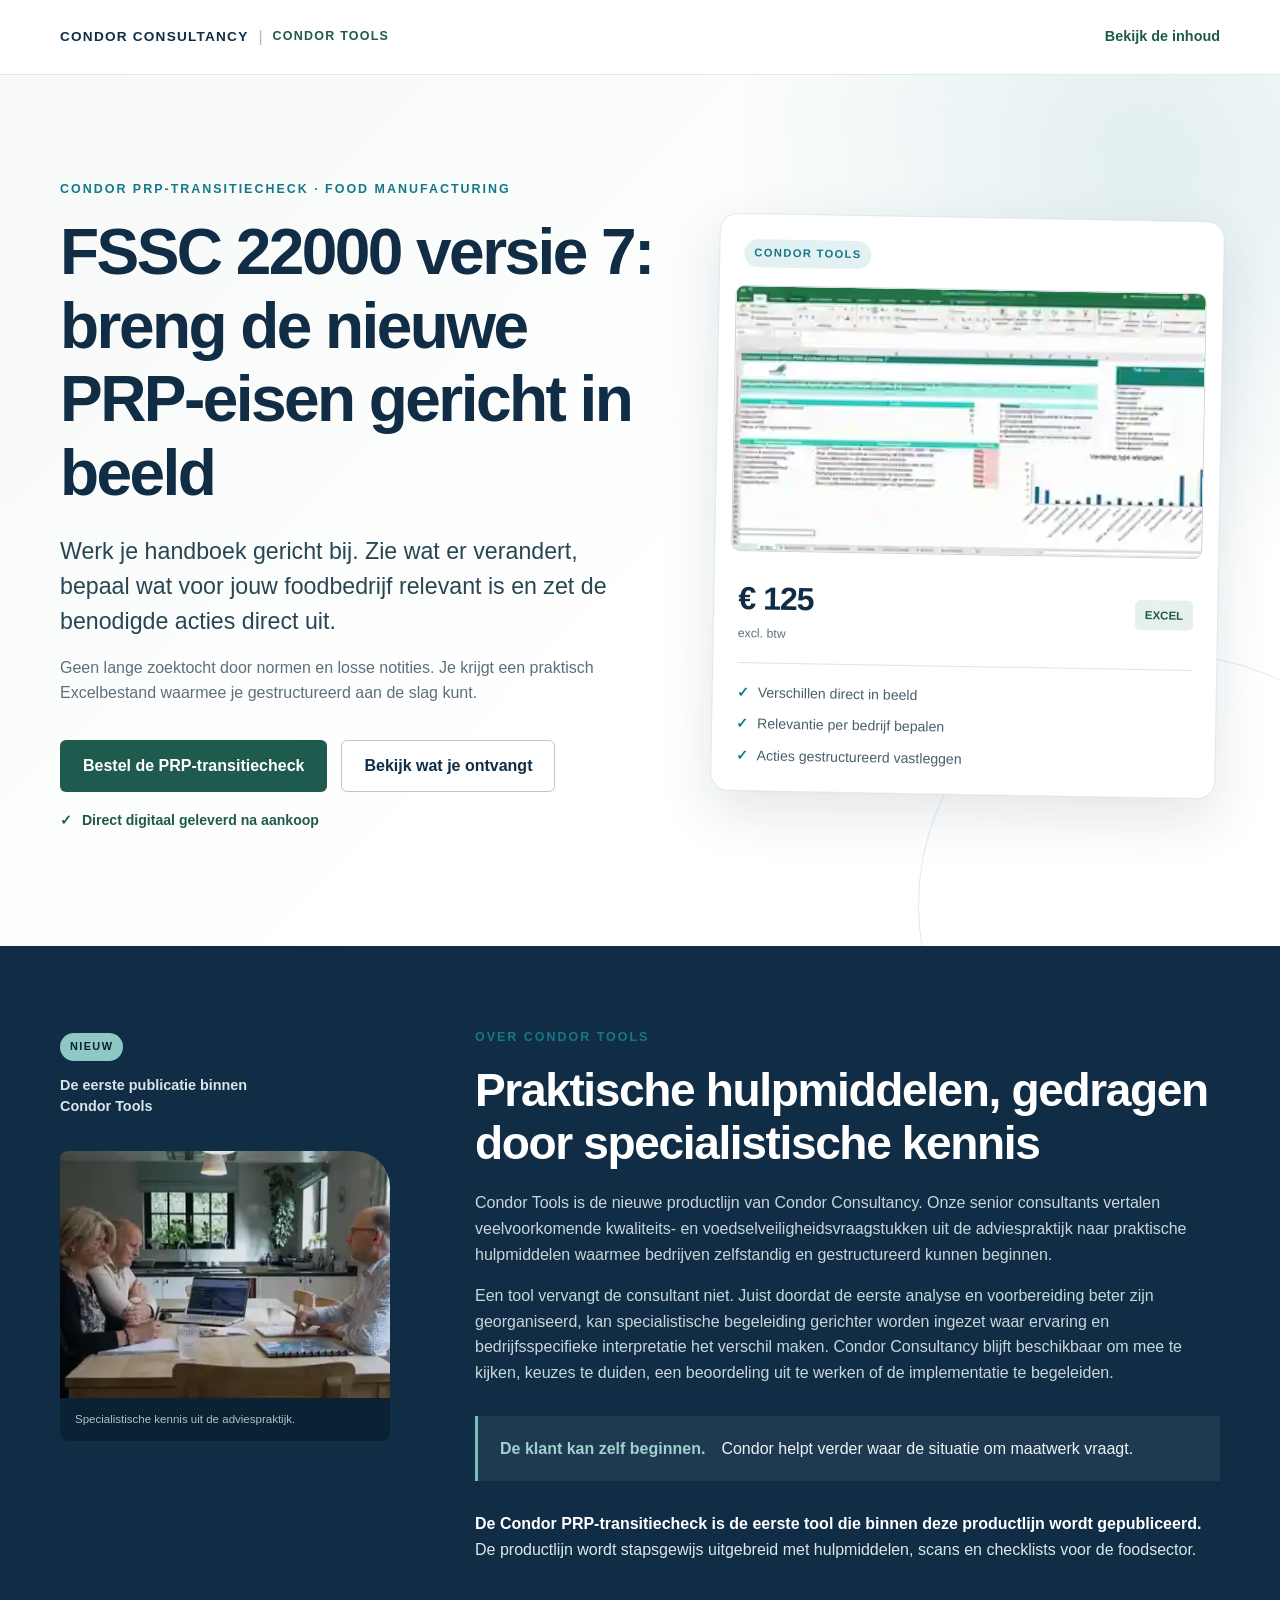
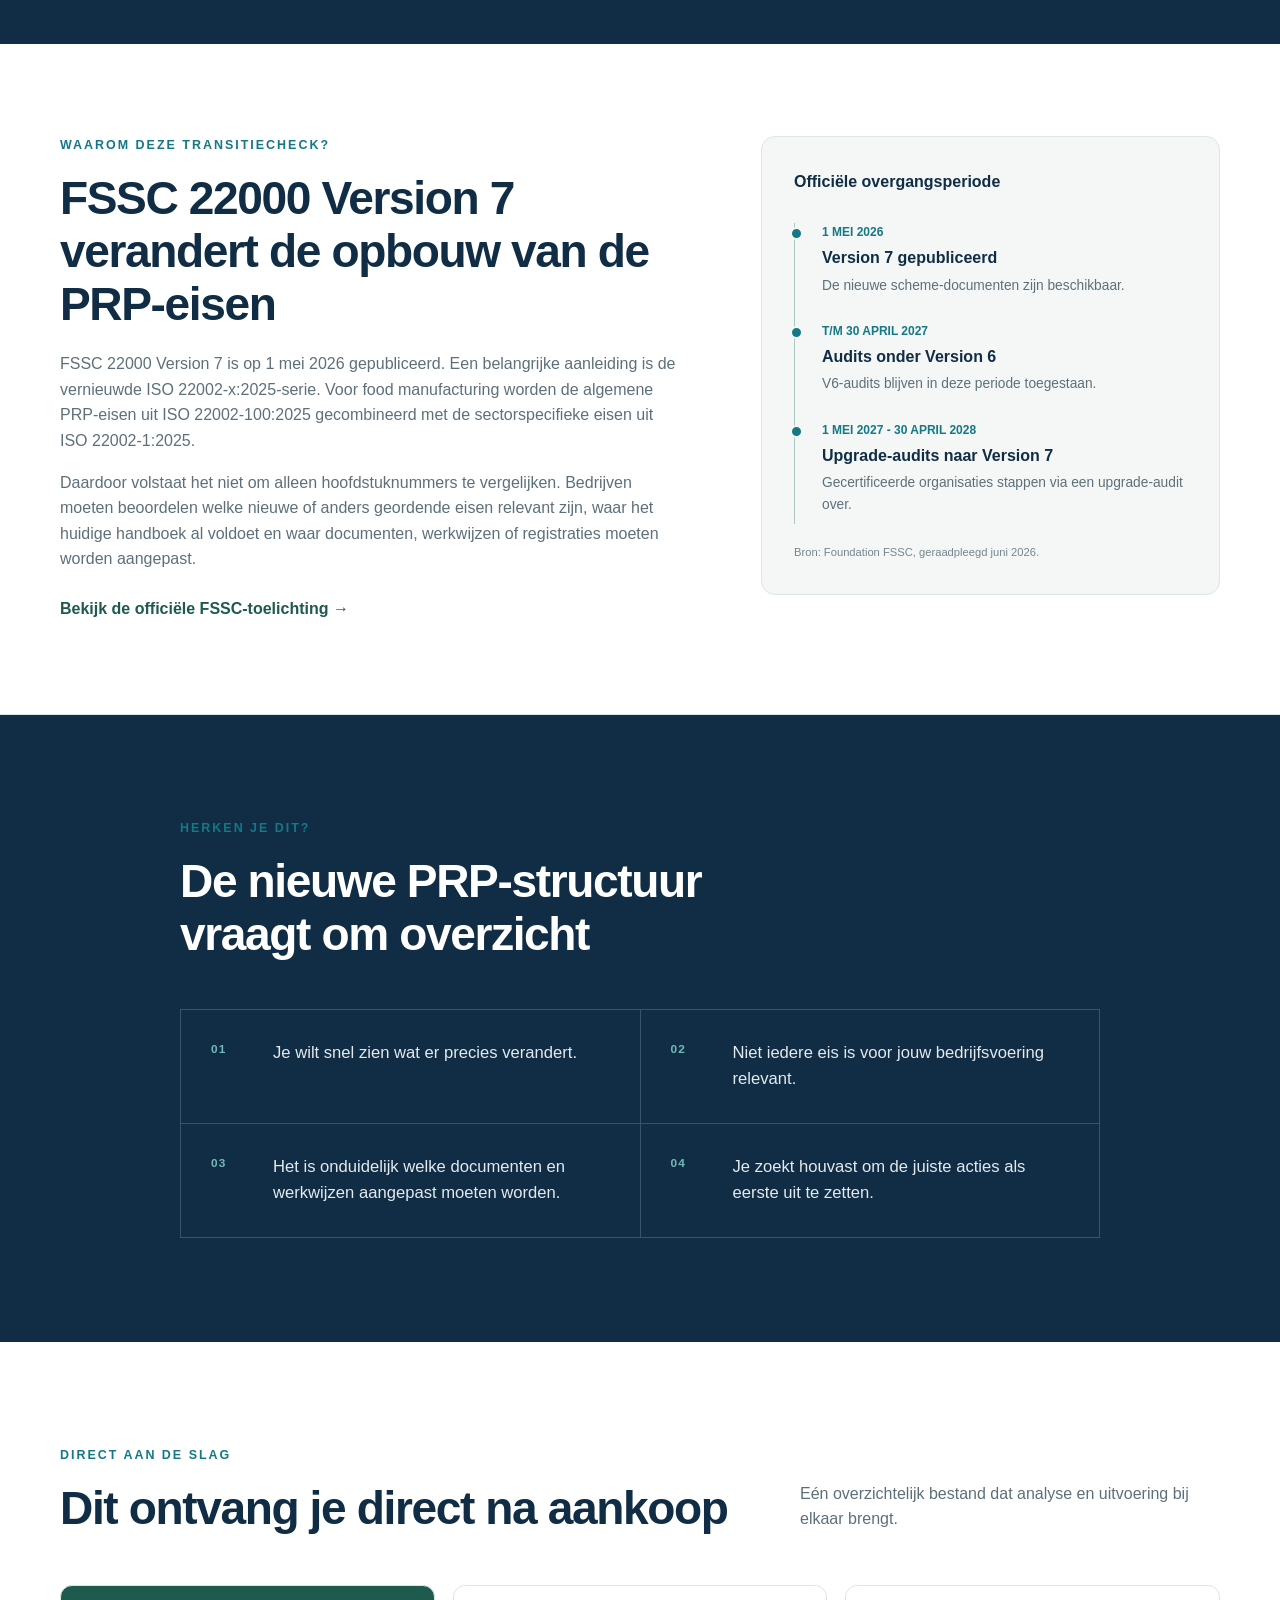
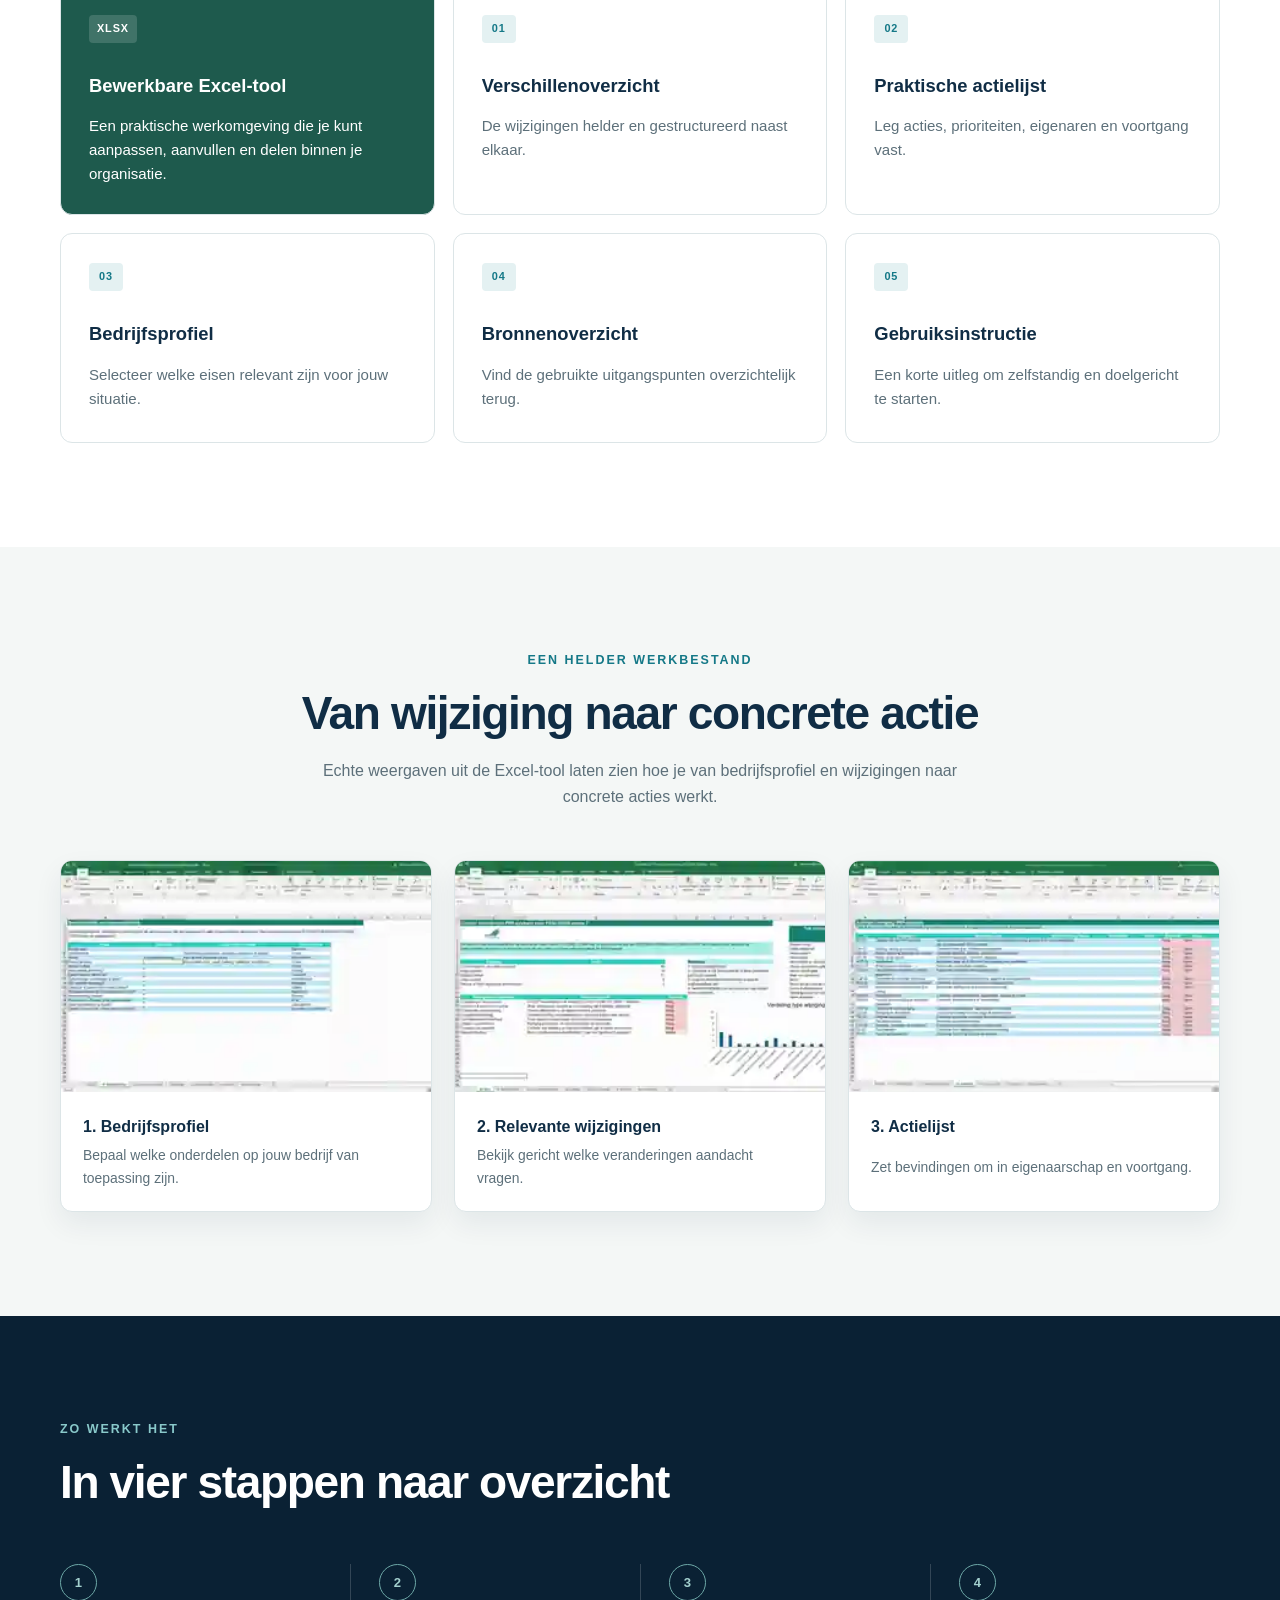
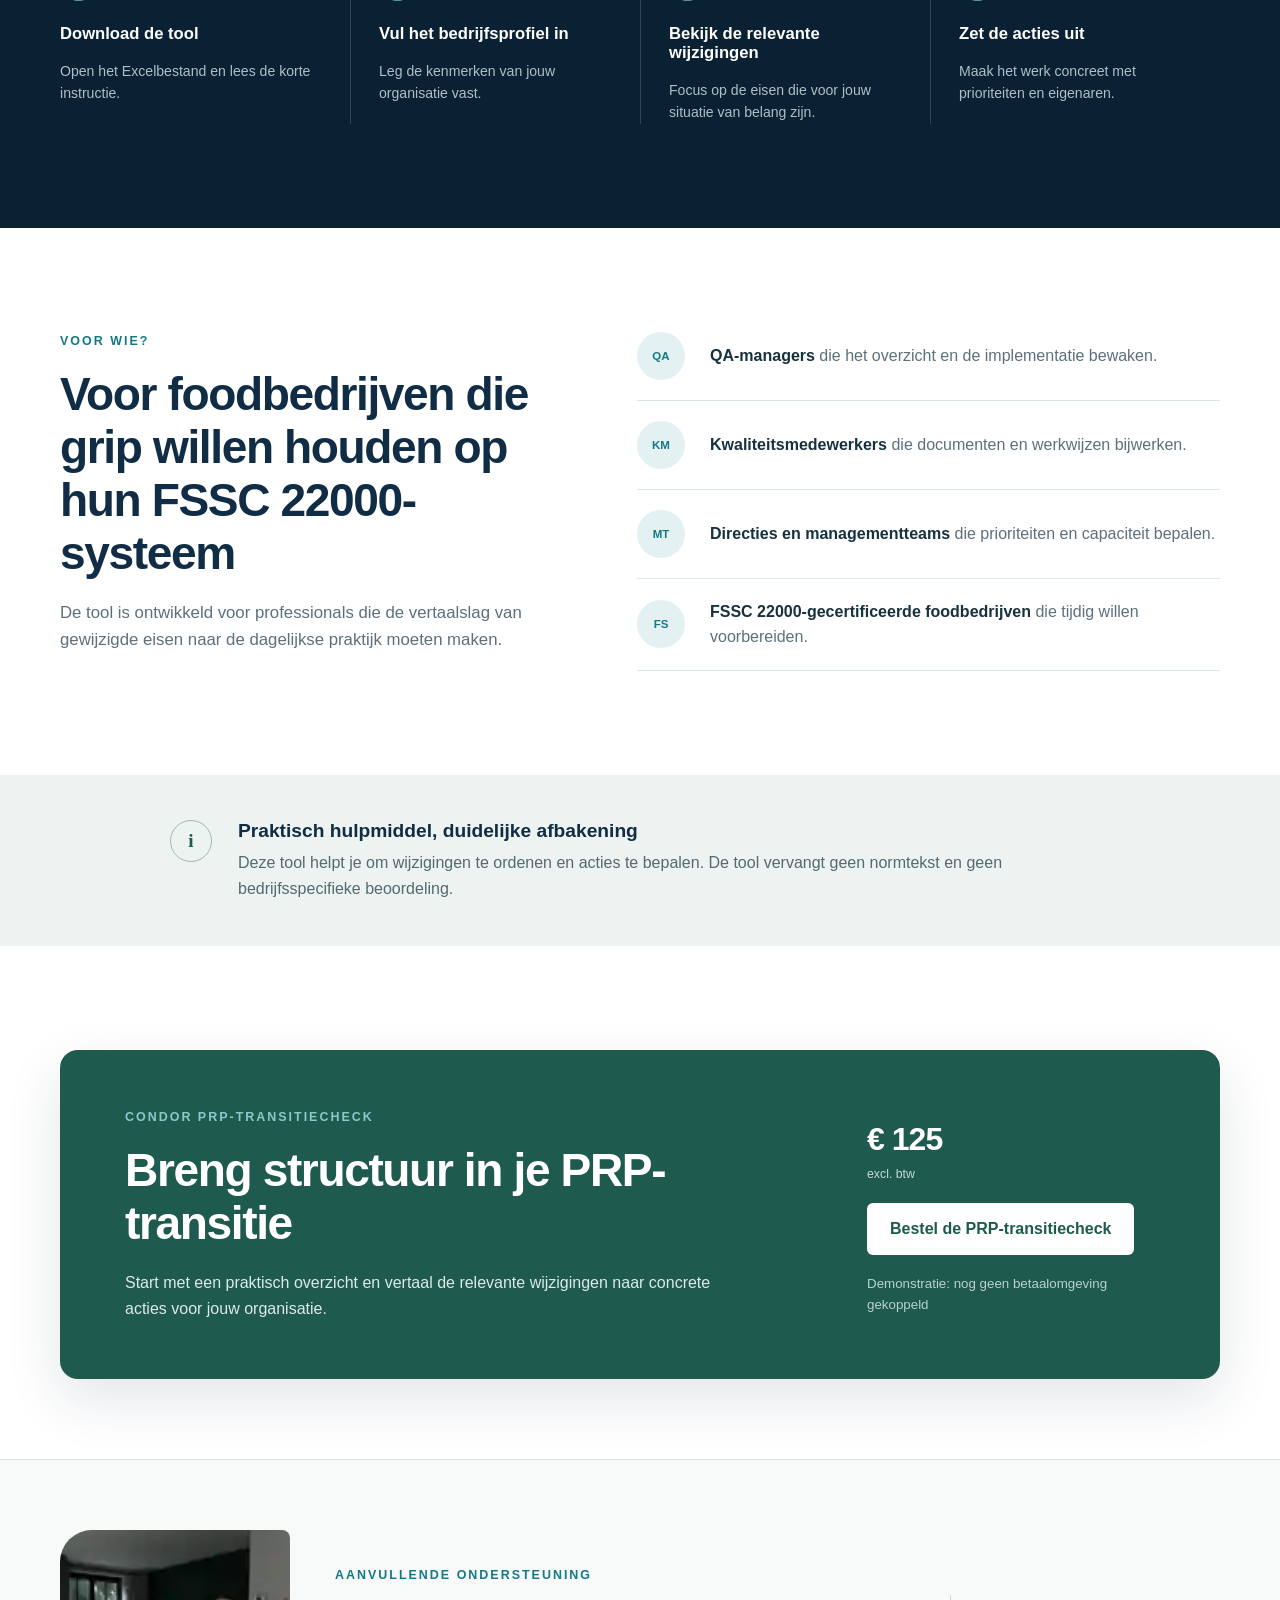
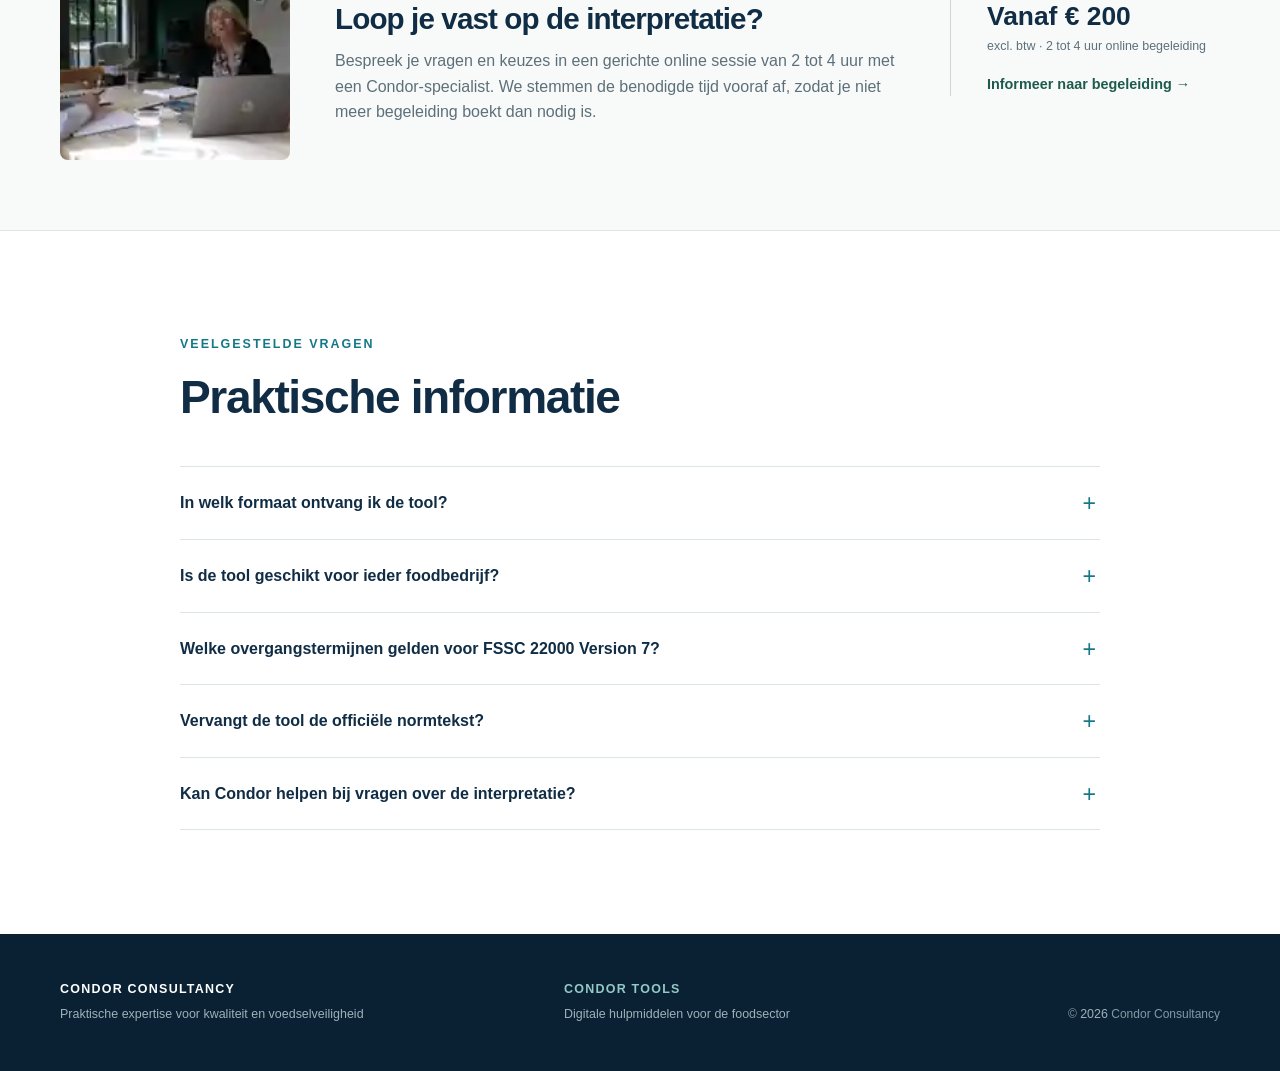
<file: index.html>
<!doctype html>
<html lang="nl">
<head>
  <meta charset="utf-8">
  <meta name="viewport" content="width=device-width, initial-scale=1">
  <meta name="description" content="Praktische Excel-tool voor de overgang naar FSSC 22000 Version 7. Vergelijk de nieuwe ISO 22002-100:2025 en ISO 22002-1:2025 PRP-eisen en zet acties gericht uit.">
  <meta name="robots" content="index, follow">
  <meta property="og:type" content="product">
  <meta property="og:locale" content="nl_NL">
  <meta property="og:title" content="FSSC 22000 versie 7 | Condor PRP-transitiecheck">
  <meta property="og:description" content="Breng de nieuwe PRP-eisen voor food manufacturing in beeld en vertaal relevante wijzigingen naar concrete acties.">
  <meta property="product:price:amount" content="125">
  <meta property="product:price:currency" content="EUR">
  <title>FSSC 22000 versie 7 PRP-transitiecheck | Condor Tools</title>
  <link rel="stylesheet" href="styles.css?v=20260624-2">
</head>
<body>
  <header class="site-header"><div class="container header-inner"><a class="brand" href="#top" aria-label="Condor Consultancy en Condor Tools"><span class="brand-main">CONDOR CONSULTANCY</span><span class="brand-divider">|</span><span class="brand-tools">CONDOR TOOLS</span></a><a class="header-link" href="#ontvangst">Bekijk de inhoud</a></div></header>
  <main id="top">
    <section class="hero"><div class="container hero-grid"><div class="hero-copy"><p class="eyebrow">Condor PRP-transitiecheck · Food Manufacturing</p><h1>FSSC 22000 versie 7: breng de nieuwe PRP-eisen gericht in beeld</h1><p class="hero-lead">Werk je handboek gericht bij. Zie wat er verandert, bepaal wat voor jouw foodbedrijf relevant is en zet de benodigde acties direct uit.</p><p class="hero-sub">Geen lange zoektocht door normen en losse notities. Je krijgt een praktisch Excelbestand waarmee je gestructureerd aan de slag kunt.</p><div class="hero-actions"><a class="button button-primary" href="#bestellen">Bestel de PRP-transitiecheck</a><a class="button button-secondary" href="#ontvangst">Bekijk wat je ontvangt</a></div><p class="delivery-note"><span aria-hidden="true">✓</span> Direct digitaal geleverd na aankoop</p></div><aside class="product-card product-card-visual" aria-label="Voorbeeld van de PRP-transitiecheck"><div class="product-label">Condor Tools</div><div class="hero-product-image"><img src="assets/prp-tool-overzicht.svg" alt="Startscherm van de Condor PRP-transitiecheck voor FSSC 22000 versie 7"></div><div class="price-row"><div><span class="price">€ 125</span><span class="vat">excl. btw</span></div><span class="file-badge">Excel</span></div><ul class="compact-list"><li>Verschillen direct in beeld</li><li>Relevantie per bedrijf bepalen</li><li>Acties gestructureerd vastleggen</li></ul></aside></div></section>
    <section class="tools-intro-section" aria-labelledby="tools-intro-title"><div class="container tools-intro-grid tools-intro-with-image"><div class="tools-intro-label"><span>Nieuw</span><p>De eerste publicatie binnen Condor Tools</p><figure class="consultancy-photo"><img src="assets/condor-overleg.svg" alt="Senior consultants van Condor Consultancy tijdens inhoudelijk overleg"><figcaption>Specialistische kennis uit de adviespraktijk.</figcaption></figure></div><div class="tools-intro-copy"><p class="eyebrow">Over Condor Tools</p><h2 id="tools-intro-title">Praktische hulpmiddelen, gedragen door specialistische kennis</h2><p>Condor Tools is de nieuwe productlijn van Condor Consultancy. Onze senior consultants vertalen veelvoorkomende kwaliteits- en voedselveiligheidsvraagstukken uit de adviespraktijk naar praktische hulpmiddelen waarmee bedrijven zelfstandig en gestructureerd kunnen beginnen.</p><p>Een tool vervangt de consultant niet. Juist doordat de eerste analyse en voorbereiding beter zijn georganiseerd, kan specialistische begeleiding gerichter worden ingezet waar ervaring en bedrijfsspecifieke interpretatie het verschil maken. Condor Consultancy blijft beschikbaar om mee te kijken, keuzes te duiden, een beoordeling uit te werken of de implementatie te begeleiden.</p><div class="tools-principle"><strong>De klant kan zelf beginnen.</strong><span>Condor helpt verder waar de situatie om maatwerk vraagt.</span></div><p class="first-tool-note"><strong>De Condor PRP-transitiecheck is de eerste tool die binnen deze productlijn wordt gepubliceerd.</strong> De productlijn wordt stapsgewijs uitgebreid met hulpmiddelen, scans en checklists voor de foodsector.</p></div></div></section>
    <section class="context-section" id="version-7"><div class="container context-grid"><div class="context-copy"><p class="eyebrow">Waarom deze transitiecheck?</p><h2>FSSC 22000 Version 7 verandert de opbouw van de PRP-eisen</h2><p>FSSC 22000 Version 7 is op 1 mei 2026 gepubliceerd. Een belangrijke aanleiding is de vernieuwde ISO 22002-x:2025-serie. Voor food manufacturing worden de algemene PRP-eisen uit ISO 22002-100:2025 gecombineerd met de sectorspecifieke eisen uit ISO 22002-1:2025.</p><p>Daardoor volstaat het niet om alleen hoofdstuknummers te vergelijken. Bedrijven moeten beoordelen welke nieuwe of anders geordende eisen relevant zijn, waar het huidige handboek al voldoet en waar documenten, werkwijzen of registraties moeten worden aangepast.</p><a class="text-link" href="https://www.fssc.com/insights/fssc-22000-version-7-key-changes/" target="_blank" rel="noopener">Bekijk de officiële FSSC-toelichting →</a></div><aside class="timeline-card" aria-label="Tijdlijn overgang FSSC 22000 Version 7"><p class="timeline-title">Officiële overgangsperiode</p><ol class="timeline"><li><span>1 mei 2026</span><strong>Version 7 gepubliceerd</strong><p>De nieuwe scheme-documenten zijn beschikbaar.</p></li><li><span>t/m 30 april 2027</span><strong>Audits onder Version 6</strong><p>V6-audits blijven in deze periode toegestaan.</p></li><li><span>1 mei 2027 - 30 april 2028</span><strong>Upgrade-audits naar Version 7</strong><p>Gecertificeerde organisaties stappen via een upgrade-audit over.</p></li></ol><small>Bron: Foundation FSSC, geraadpleegd juni 2026.</small></aside></div></section>
    <section class="section problem-section"><div class="container narrow"><p class="eyebrow">Herken je dit?</p><h2>De nieuwe PRP-structuur vraagt om overzicht</h2><div class="problem-grid"><article class="problem-item"><span class="number">01</span><p>Je wilt snel zien wat er precies verandert.</p></article><article class="problem-item"><span class="number">02</span><p>Niet iedere eis is voor jouw bedrijfsvoering relevant.</p></article><article class="problem-item"><span class="number">03</span><p>Het is onduidelijk welke documenten en werkwijzen aangepast moeten worden.</p></article><article class="problem-item"><span class="number">04</span><p>Je zoekt houvast om de juiste acties als eerste uit te zetten.</p></article></div></div></section>
    <section class="section receive-section" id="ontvangst"><div class="container"><div class="section-heading"><div><p class="eyebrow">Direct aan de slag</p><h2>Dit ontvang je direct na aankoop</h2></div><p>Eén overzichtelijk bestand dat analyse en uitvoering bij elkaar brengt.</p></div><div class="receive-grid"><article class="feature-card featured"><span class="feature-icon">XLSX</span><h3>Bewerkbare Excel-tool</h3><p>Een praktische werkomgeving die je kunt aanpassen, aanvullen en delen binnen je organisatie.</p></article><article class="feature-card"><span class="feature-icon">01</span><h3>Verschillenoverzicht</h3><p>De wijzigingen helder en gestructureerd naast elkaar.</p></article><article class="feature-card"><span class="feature-icon">02</span><h3>Praktische actielijst</h3><p>Leg acties, prioriteiten, eigenaren en voortgang vast.</p></article><article class="feature-card"><span class="feature-icon">03</span><h3>Bedrijfsprofiel</h3><p>Selecteer welke eisen relevant zijn voor jouw situatie.</p></article><article class="feature-card"><span class="feature-icon">04</span><h3>Bronnenoverzicht</h3><p>Vind de gebruikte uitgangspunten overzichtelijk terug.</p></article><article class="feature-card"><span class="feature-icon">05</span><h3>Gebruiksinstructie</h3><p>Een korte uitleg om zelfstandig en doelgericht te starten.</p></article></div></div></section>
    <section class="section screenshots-section"><div class="container"><div class="section-heading centered"><div><p class="eyebrow">Een helder werkbestand</p><h2>Van wijziging naar concrete actie</h2></div><p>Echte weergaven uit de Excel-tool laten zien hoe je van bedrijfsprofiel en wijzigingen naar concrete acties werkt.</p></div><div class="screenshots-grid"><figure class="screenshot-card"><div class="real-screen"><img src="assets/prp-tool-bedrijfsprofiel.svg" alt="Bedrijfsprofiel in de Condor PRP-transitiecheck"></div><figcaption><strong>1. Bedrijfsprofiel</strong><span>Bepaal welke onderdelen op jouw bedrijf van toepassing zijn.</span></figcaption></figure><figure class="screenshot-card"><div class="real-screen"><img src="assets/prp-tool-overzicht.svg" alt="Verschillenoverzicht en prioriteiten in de Condor PRP-transitiecheck"></div><figcaption><strong>2. Relevante wijzigingen</strong><span>Bekijk gericht welke veranderingen aandacht vragen.</span></figcaption></figure><figure class="screenshot-card"><div class="real-screen"><img src="assets/prp-tool-actielijst.svg" alt="Actielijst met acties, prioriteiten en status in de Condor PRP-transitiecheck"></div><figcaption><strong>3. Actielijst</strong><span>Zet bevindingen om in eigenaarschap en voortgang.</span></figcaption></figure></div></div></section>
    <section class="section process-section"><div class="container"><div class="section-heading"><div><p class="eyebrow light">Zo werkt het</p><h2>In vier stappen naar overzicht</h2></div></div><ol class="steps"><li><span>1</span><div><h3>Download de tool</h3><p>Open het Excelbestand en lees de korte instructie.</p></div></li><li><span>2</span><div><h3>Vul het bedrijfsprofiel in</h3><p>Leg de kenmerken van jouw organisatie vast.</p></div></li><li><span>3</span><div><h3>Bekijk de relevante wijzigingen</h3><p>Focus op de eisen die voor jouw situatie van belang zijn.</p></div></li><li><span>4</span><div><h3>Zet de acties uit</h3><p>Maak het werk concreet met prioriteiten en eigenaren.</p></div></li></ol></div></section>
    <section class="section audience-section"><div class="container audience-grid"><div><p class="eyebrow">Voor wie?</p><h2>Voor foodbedrijven die grip willen houden op hun FSSC 22000-systeem</h2><p class="section-intro">De tool is ontwikkeld voor professionals die de vertaalslag van gewijzigde eisen naar de dagelijkse praktijk moeten maken.</p></div><div class="audience-list"><div><span>QA</span><p><strong>QA-managers</strong> die het overzicht en de implementatie bewaken.</p></div><div><span>KM</span><p><strong>Kwaliteitsmedewerkers</strong> die documenten en werkwijzen bijwerken.</p></div><div><span>MT</span><p><strong>Directies en managementteams</strong> die prioriteiten en capaciteit bepalen.</p></div><div><span>FS</span><p><strong>FSSC 22000-gecertificeerde foodbedrijven</strong> die tijdig willen voorbereiden.</p></div></div></div></section>
    <section class="boundary-section"><div class="container boundary-inner"><span class="boundary-mark">i</span><div><h2>Praktisch hulpmiddel, duidelijke afbakening</h2><p>Deze tool helpt je om wijzigingen te ordenen en acties te bepalen. De tool vervangt geen normtekst en geen bedrijfsspecifieke beoordeling.</p></div></div></section>
    <section class="section order-section" id="bestellen"><div class="container"><div class="order-card"><div class="order-copy"><p class="eyebrow light">Condor PRP-transitiecheck</p><h2>Breng structuur in je PRP-transitie</h2><p>Start met een praktisch overzicht en vertaal de relevante wijzigingen naar concrete acties voor jouw organisatie.</p></div><div class="order-action"><div><span class="price price-light">€ 125</span><span class="vat light">excl. btw</span></div><a class="button button-white" href="mailto:info@condor-consultancy.com?subject=Bestelling%20PRP-transitiecheck">Bestel de PRP-transitiecheck</a><small>Demonstratie: nog geen betaalomgeving gekoppeld</small></div></div></div></section>
    <section class="support-section"><div class="container support-inner"><figure class="support-photo"><img src="assets/condor-begeleiding.svg" alt="Condor-specialisten tijdens een inhoudelijke begeleidingssessie"></figure><div><p class="eyebrow">Aanvullende ondersteuning</p><h2>Loop je vast op de interpretatie?</h2><p>Bespreek je vragen en keuzes in een gerichte online sessie van 2 tot 4 uur met een Condor-specialist. We stemmen de benodigde tijd vooraf af, zodat je niet meer begeleiding boekt dan nodig is.</p></div><div class="support-offer"><span class="support-price">Vanaf € 200</span><span>excl. btw · 2 tot 4 uur online begeleiding</span><a href="mailto:info@condor-consultancy.com?subject=Review%20PRP-transitie">Informeer naar begeleiding →</a></div></div></section>
    <section class="section faq-section"><div class="container narrow"><p class="eyebrow">Veelgestelde vragen</p><h2>Praktische informatie</h2><div class="faq-list"><details><summary>In welk formaat ontvang ik de tool?</summary><p>Je ontvangt een bewerkbaar Excelbestand met de transitiecheck, actielijst, het bedrijfsprofiel, bronnen en een korte gebruiksinstructie.</p></details><details><summary>Is de tool geschikt voor ieder foodbedrijf?</summary><p>De tool is gericht op food manufacturing-organisaties die werken met FSSC 22000. Via het bedrijfsprofiel bepaal je welke eisen voor jouw situatie relevant zijn.</p></details><details><summary>Welke overgangstermijnen gelden voor FSSC 22000 Version 7?</summary><p>Version 7 is gepubliceerd op 1 mei 2026. Audits tegen Version 6 zijn toegestaan tot en met 30 april 2027. Upgrade-audits naar Version 7 worden uitgevoerd van 1 mei 2027 tot en met 30 april 2028.</p></details><details><summary>Vervangt de tool de officiële normtekst?</summary><p>Nee. De tool ondersteunt de analyse en actieplanning, maar vervangt de normtekst of een bedrijfsspecifieke beoordeling niet.</p></details><details><summary>Kan Condor helpen bij vragen over de interpretatie?</summary><p>Ja. Je kunt 2 tot 4 uur online begeleiding met een Condor-specialist boeken, vanaf € 200 excl. btw. De benodigde tijd stemmen we vooraf met je af.</p></details></div></div></section>
  </main>
  <footer class="site-footer"><div class="container footer-inner"><div><strong>CONDOR CONSULTANCY</strong><span>Praktische expertise voor kwaliteit en voedselveiligheid</span></div><div class="footer-tools"><strong>CONDOR TOOLS</strong><span>Digitale hulpmiddelen voor de foodsector</span></div><p>© <span id="year"></span> Condor Consultancy</p></div></footer>
  <script src="script.js?v=20260624-2"></script>
  <script type="application/ld+json">{"@context":"https://schema.org","@graph":[{"@type":"Product","name":"Condor PRP-transitiecheck | Food Manufacturing","description":"Bewerkbare Excel-tool voor de overgang naar FSSC 22000 Version 7 en de vernieuwde PRP-eisen voor food manufacturing.","brand":{"@type":"Brand","name":"Condor Tools"},"offers":{"@type":"Offer","price":"125","priceCurrency":"EUR","availability":"https://schema.org/InStock"}},{"@type":"FAQPage","mainEntity":[{"@type":"Question","name":"In welk formaat ontvang ik de tool?","acceptedAnswer":{"@type":"Answer","text":"Je ontvangt een bewerkbaar Excelbestand met de transitiecheck, actielijst, het bedrijfsprofiel, bronnen en een korte gebruiksinstructie."}},{"@type":"Question","name":"Welke overgangstermijnen gelden voor FSSC 22000 Version 7?","acceptedAnswer":{"@type":"Answer","text":"Version 7 is gepubliceerd op 1 mei 2026. Audits tegen Version 6 zijn toegestaan tot en met 30 april 2027. Upgrade-audits naar Version 7 worden uitgevoerd van 1 mei 2027 tot en met 30 april 2028."}},{"@type":"Question","name":"Vervangt de tool de officiële normtekst?","acceptedAnswer":{"@type":"Answer","text":"Nee. De tool ondersteunt de analyse en actieplanning, maar vervangt de normtekst of een bedrijfsspecifieke beoordeling niet."}}]}]}</script>
</body>
</html>
</file>
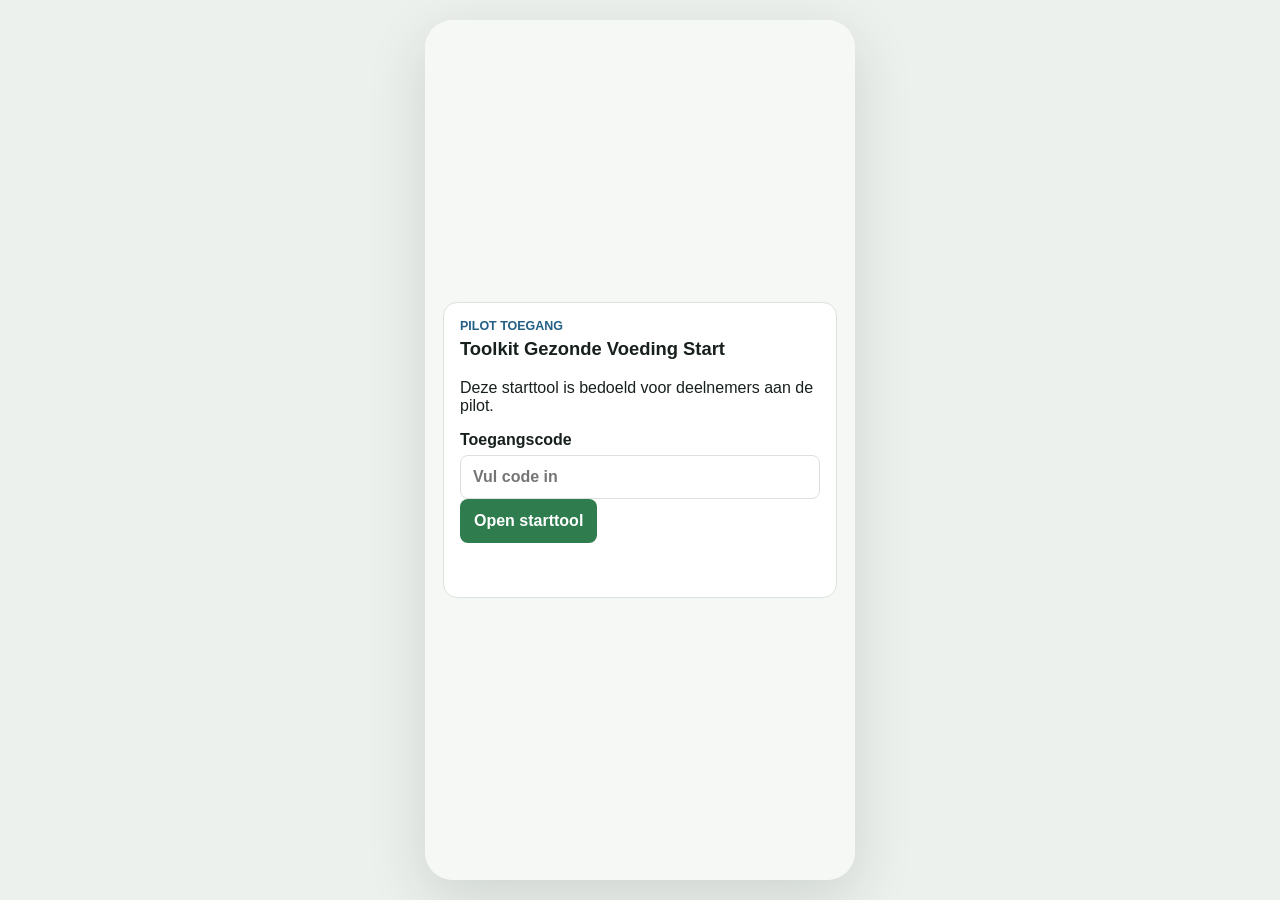
<file: toonbankmaatje/index.html>
<!doctype html>
<html lang="nl">
<head>
<meta charset="utf-8">
<meta name="viewport" content="width=device-width,initial-scale=1">
<title>Toolkit Gezonde Voeding Start</title>
<meta name="theme-color" content="#2f7d4f">
<style>
:root{--ink:#17201c;--muted:#657069;--line:#dbe2dd;--paper:#f6f8f5;--panel:#fff;--green:#2f7d4f;--green2:#e8f4ec;--blue:#245f86;--blue2:#e7f1f7;--orange:#b36322;--orange2:#fff0df;--red:#b3413d;--red2:#fde9e7}*{box-sizing:border-box}body{margin:0;background:#edf1ee;color:var(--ink);font-family:Arial,Helvetica,sans-serif}.wrap{min-height:100vh;display:grid;place-items:center;padding:18px}.phone{position:relative;width:min(100%,430px);min-height:min(860px,calc(100vh - 36px));max-height:calc(100vh - 36px);overflow:auto;background:var(--paper);border-radius:28px;padding:16px;box-shadow:0 18px 60px rgba(23,32,28,.14)}button,a.btn{border:0;border-radius:8px;min-height:44px;padding:11px 14px;background:var(--ink);color:#fff;font:inherit;font-weight:700;text-decoration:none;display:flex;align-items:center;justify-content:center;cursor:pointer}h1,h2,h3,p{margin-top:0}h1{font-size:1.15rem}h2{font-size:1.42rem;line-height:1.15}.label{margin:0 0 5px;color:var(--blue);font-size:.78rem;font-weight:800;text-transform:uppercase}.top{display:flex;justify-content:space-between;align-items:center;gap:10px}.home{width:52px;background:#e8ede9;color:var(--ink);padding:0}.tabs{display:grid;grid-template-columns:repeat(3,1fr);gap:7px;margin:12px 0 14px;padding:4px;background:#e5ebe6;border-radius:10px}.tabs button{background:transparent;color:var(--muted);min-height:38px;padding:8px}.tabs .active{background:#fff;color:var(--ink)}.screen{display:none}.screen.active{display:block}.hero,.card,.result,.gatebox{background:#fff;border:1px solid var(--line);border-radius:14px;padding:16px}.hero{background:linear-gradient(140deg,rgba(47,125,79,.13),rgba(36,95,134,.12)),#fff}.grid,.actions,.stack,.examples{display:grid;gap:10px;margin-top:12px}.actions button,.light,.btn.light{background:var(--blue2);color:var(--blue)}.primary{background:var(--green)}.chips{display:flex;flex-wrap:wrap;gap:8px;margin:10px 0}.chips button{min-height:38px;padding:9px 10px;background:var(--blue2);color:var(--blue)}.chips .sel{background:var(--green);color:#fff}.field{display:grid;gap:6px;margin-top:10px;font-weight:700}input,textarea,select{width:100%;border:1px solid var(--line);border-radius:8px;padding:12px;font:inherit;background:#fff}.example{border:1px solid var(--line);border-radius:12px;padding:13px}.green{background:var(--green2)}.orange{background:var(--orange2)}.red{background:var(--red2)}.gate{position:absolute;inset:0;z-index:5;display:grid;place-items:center;padding:18px;background:var(--paper)}.hide{display:none}.err{color:var(--red);font-weight:700;min-height:22px}.footer{margin-top:14px;color:var(--muted);font-size:.82rem}pre{white-space:pre-wrap;font-family:Arial,Helvetica,sans-serif}
@media(max-width:520px){.wrap{padding:0}.phone{border-radius:0;min-height:100vh;max-height:none;width:100%}}
</style>
</head>
<body>
<main class="wrap"><section class="phone">
<section class="gate" id="gate"><div class="gatebox"><p class="label">Pilot toegang</p><h1>Toolkit Gezonde Voeding Start</h1><p>Deze starttool is bedoeld voor deelnemers aan de pilot.</p><label class="field">Toegangscode<input id="code" placeholder="Vul code in"></label><button class="primary" id="unlock">Open starttool</button><p class="err" id="err"></p></div></section>
<header class="top"><div><p class="label">Toonbankmaatje</p><h1>Toolkit Gezonde Voeding Start</h1></div><button class="home" data-screen="home">Home</button></header>
<nav class="tabs"><button class="active" data-screen="home">Start</button><button data-screen="story">Product</button><button data-screen="sentence">Klantzin</button></nav>
<section class="screen active" id="home"><div class="hero"><p class="label">Mobiele starttool bij de Toolkit</p><h2>Wat zeg je als een klant iets vraagt?</h2><p>Deze tool hoort bij de Toolkit Gezonde Voeding en helpt je kort oefenen aan de toonbank.</p><p><b>Geen toets. Geen cursus.</b> Gewoon even spieken voor een goed gesprek.</p></div><div class="actions"><button data-screen="sentence">Wat zeg ik tegen een klant?</button><button data-screen="story">Help mij met dit product</button><button data-screen="concepts">Wat is Bewuste Held of Bewuste Keuze?</button><button data-screen="traffic">Maak mijn zin veiliger</button><button data-screen="team">Bereid een teammoment voor</button><button data-screen="question">Ik wil een vraag stellen</button></div></section>
<section class="screen" id="concepts"><p class="label">Projecttaal</p><h2>Bewuste Held en Bewuste Keuze</h2><div class="stack"><article class="card green"><p class="label">Bewuste Held</p><h3>Een product dat het verhaal draagt.</h3><p>Een product waar je trots op bent en dat goed laat zien waar de winkel voor kiest: herkomst, ambacht, recept, smaak of gebruik.</p><p><b>Toonbankzin:</b> Dit is een product waar we bewust voor kiezen. We kunnen goed uitleggen waar het vandaan komt, hoe het gemaakt is en wanneer je het gebruikt.</p></article><article class="card"><p class="label">Bewuste Keuze</p><h3>Een goede keuze binnen het assortiment.</h3><p>Dit product hoeft niet het hele verhaal te dragen, maar past wel bij de richting van de winkel.</p><p><b>Toonbankzin:</b> Dit past goed bij klanten die bewust willen kiezen, vooral omdat we iets kunnen vertellen over smaak, bereiding en gebruik.</p></article><article class="card"><h3>Poster en QR-code</h3><p>In de winkel kan een poster kort uitleggen wat het project is. Via QR-codes kunnen klanten of medewerkers extra informatie openen.</p></article></div></section>
<section class="screen" id="story"><p class="label">Productverhaal</p><h2>Kies een product en ontdek wat je kunt vertellen.</h2><div class="chips" id="products"></div><label class="field">Of vul eigen product in<input id="product" placeholder="Bijvoorbeeld: farmersalade"></label><label class="field">Wat kun je concreet vertellen?<textarea id="facts" rows="3" placeholder="Bijvoorbeeld: lekker op toast en zelfgemaakt"></textarea></label><label class="field">Voor welk klantmoment past dit?<input id="moment" placeholder="Bijvoorbeeld: borrel en lunch"></label><div class="result" id="help">Kies of vul een product in.</div><div class="actions"><button id="make">Maak productverhaal</button><button data-screen="sentence">Oefen klantvraag</button><button data-screen="concepts">Bewuste Held / Keuze</button><button data-screen="traffic">Check zin</button></div><div class="result" id="storyOut">Je productverhaal verschijnt hier.</div></section>
<section class="screen" id="sentence"><p class="label">Klantzin oefenen</p><h2>Kies product, klantvraag en voorbeeldzin.</h2><p class="label">Product</p><div class="chips" id="sproducts"></div><p class="label">Klantvraag</p><div class="chips" id="questions"></div><div class="examples" id="examples"></div><label class="field">Mijn toonbankzin<textarea id="mySentence" rows="4"></textarea></label><div class="actions"><button class="primary" id="review">Check mijn zin</button><button id="safe">Gebruik veilige voorbeeldzin</button></div><div class="result" id="sentenceOut">Feedback verschijnt hier.</div></section>
<section class="screen" id="traffic"><p class="label">Stoplichtcheck</p><h2>Check echte zinnen.</h2><div class="chips" id="trafficExamples"></div><label class="field">Woord of zin<textarea id="trafficText" rows="4"></textarea></label><button class="primary" id="check">Check taalgebruik</button><div class="result" id="trafficOut">De uitkomst verschijnt hier.</div></section>
<section class="screen" id="team"><p class="label">Teammoment</p><h2>Bereid 10 minuten aan de toonbank voor.</h2><div class="card"><p><b>Kies samen:</b></p><ul><li>product van de week</li><li>klantvraag van de week</li><li>risicovolle zin die je niet gebruikt</li><li>veilige concrete zin die wel kan</li><li>twijfelvraag voor begeleiding</li></ul></div><div class="actions"><button data-screen="story">Kies product</button><button data-screen="sentence">Oefen klantvraag</button></div></section>
<section class="screen" id="question"><p class="label">Vraag stellen</p><h2>Neem twijfel netjes mee naar begeleiding.</h2><div class="stack"><label class="field">Naam<input id="qName"></label><label class="field">Winkel<input id="qStore"></label><label class="field">Categorie<select id="qCat"><option>Productverhaal</option><option>Veilige klanttaal</option><option>Klantvraag oefenen</option><option>Productkeuze</option><option>Beoordeling nodig</option></select></label><label class="field">Vraag<textarea id="qText" rows="4"></textarea></label><label><input type="checkbox" id="qContact"> Mag je begeleider contact opnemen?</label><label><input type="checkbox" id="qImprove"> Mag deze vraag anoniem worden gebruikt om de Toolkit te verbeteren?</label><button class="primary" id="prep">Maak vraagtekst</button></div><div class="result"><pre id="qOut">Je vraagtekst verschijnt hier.</pre></div><div class="actions"><button id="copy">Kopieer tekst</button><a class="btn light" id="wa" href="https://wa.me/?text=">Open WhatsApp</a><a class="btn light" id="mail" href="mailto:?subject=Vraag Toolkit Gezonde Voeding">Open mail</a></div></section>
<p class="footer">Volledige pilot en cursus: via Membirds. Deze starttool is oefenhulp, geen formele beoordeling.</p>
</section></main>
<script>
const code='toonbank';const screens=[...document.querySelectorAll('.screen')],tabs=[...document.querySelectorAll('.tabs button')];
const products=[['Ei','dit ei','herkomst, houderij, versheid en gebruik','Dit ei kiezen we vanwege herkomst en versheid. Het past goed bij klanten die bewust willen koken met een herkenbaar basisproduct.'],['Ambachtelijke soep','deze soep','eigen recept, herkenbare ingredienten, bereiding en gebruiksmoment','Deze soep is gemaakt volgens eigen recept met herkenbare ingredienten. Hij past goed bij klanten die iets warms en eenvoudigs zoeken.'],['Rookvlees','dit rookvlees','bereiding, snijwijze, smaak en gebruik','Dit rookvlees heeft een uitgesproken smaak en wordt dun gesneden.'],['Gehaktbal','deze gehaktbal','eigen recept, bereiding, kruiding en maaltijdmoment','Deze gehaktbal is bereid volgens eigen recept en heeft een volle, herkenbare smaak.'],['Zuurdesembrood','dit zuurdesembrood','bereiding, rijstijd, korst, smaak en gebruik','Dit zuurdesembrood heeft een stevige korst en volle smaak.'],['Kaas van dichtbij','deze kaas','herkomst, maker, rijping, smaak en gebruik','Deze kaas komt van dichtbij en heeft een duidelijke, volle smaak.'],['Seizoensgroente','deze seizoensgroente','seizoen, herkomst, bereiding en smaak','Deze groente past bij het seizoen en komt van dichtbij wanneer dat beschikbaar is.'],['Verse vis','deze verse vis','versheid, bereiding en smaak','Deze vis is vers binnengekomen en geschikt voor eenvoudige bereiding.'],['Notenmix','deze notenmix','samenstelling, smaak, gebruik en portie','Deze notenmix heeft een stevige bite en is handig als tussendoor of bij een borrel.'],['Vleeswaar','deze vleeswaar','bereiding, smaak, snijwijze en gebruik','Deze vleeswaar heeft een herkenbare smaak en wordt vers gesneden.'],['Eigen product','dit product','herkomst, recept, bereiding, smaak en gebruik','Vertel concreet wat je weet: waar het vandaan komt, hoe het wordt gemaakt, hoe het smaakt en wanneer de klant het kan gebruiken.']];
const qs=['Is dit gezond?','Waarom is dit duurder?','Wat zit hierin?','Is dit beter dan supermarkt?','Waarom kiezen jullie dit product?','Is dit geschikt voor kinderen?','Past dit bij bewust eten?'];let pi=1,qq=0,prepared='';
function show(id){screens.forEach(s=>s.classList.toggle('active',s.id===id));tabs.forEach(t=>t.classList.toggle('active',t.dataset.screen===id));document.querySelector('.phone').scrollTo(0,0)}
function phrase(n){let r=(n||'product').trim().toLowerCase().replace(/^(de|het|een)\s+/,'');let dit=['ei','brood','zuurdesembrood','rookvlees','product','gerecht','vlees','fruit'].some(w=>r===w||r.endsWith(' '+w));return (dit?'dit ':'deze ')+r}
function current(){let p=products[pi],n=document.getElementById('product')?.value.trim(),f=document.getElementById('facts')?.value.trim(),m=document.getElementById('moment')?.value.trim();if(!n&&!f&&!m)return{name:p[0],phrase:p[1],facts:p[2],safe:p[3]};let ph=phrase(n||'product'),facts=f||p[2],mom=m||'een passend klantmoment';return{name:n||'eigen product',phrase:ph,facts,safe:`Bij ${ph} kun je concreet vertellen: ${facts}. Het past goed bij ${mom}.`}}
function classify(v){let t=(v||'').toLowerCase(),red=['gezond','helpt tegen','weerstand','geneest','voorkomt','cholesterolverlagend','afvallen','suikervrij','vetarm','eiwitrijk'],orange=['puur','natuurlijk','bewust','voedzaam','eerlijk','betere keuze','verantwoord'];let r=red.filter(w=>t.includes(w)),o=orange.filter(w=>t.includes(w));if(r.length)return['red','Rood: niet gebruiken zonder beoordeling',`Deze zin bevat: ${r.join(', ')}. Neem dit mee naar je begeleider.`];if(o.length)return['orange','Oranje: maak concreter',`Deze zin bevat: ${o.join(', ')}. Leg uit wat je bedoelt met herkomst, recept, bereiding, smaak of gebruik.`];return['green','Groen: concreet en uitlegbaar','Deze zin blijft dicht bij productinformatie. Controleer wel of het feitelijk klopt.']}
function out(el,c){el.className='result '+c[0];el.innerHTML=`<h3>${c[1]}</h3><p>${c[2]}</p>`}
function examples(){let p=current(),q=qs[qq],cap=p.phrase[0].toUpperCase()+p.phrase.slice(1),safe=p.safe;let risky=`${cap} is gezond en goed voor je weerstand.`,vague=`${cap} past bij een bewuste keuze.`;if(q==='Waarom is dit duurder?'){risky=`${cap} is veel gezonder en daarom beter.`;vague='Dit is een eerlijker product.';safe=`De prijs heeft te maken met ${p.facts}. We kiezen dit product omdat we het verhaal en de kwaliteit goed kunnen uitleggen.`}if(q==='Wat zit hierin?'){risky='Hier zit niets slechts in.';vague='Dit is een puur product.';safe=`De samenstelling staat op het etiket. Wat we aan de toonbank kunnen vertellen: ${p.facts}.`}if(q==='Waarom kiezen jullie dit product?')safe='We kiezen dit product omdat we herkomst, smaak en bereiding goed kunnen uitleggen. Voor ons is dit een voorbeeld van een Bewuste Held of Bewuste Keuze.';return{risky,vague,safe}}
function render(){let bs=products.map((p,i)=>`<button class="${i===pi?'sel':''}" data-p="${i}">${p[0]}</button>`).join('');productsEl.innerHTML=bs;sproducts.innerHTML=bs;questions.innerHTML=qs.map((q,i)=>`<button class="${i===qq?'sel':''}" data-q="${i}">${q}</button>`).join('');let p=current();help.innerHTML=`<h3>${p.name}</h3><p><b>Kijk naar:</b> ${p.facts}.</p><p><b>Veilige richting:</b> ${p.safe}</p>`;let e=examples();sentenceExamples.innerHTML=`<article class="example red"><p class="label">Risicovol / liever niet</p><p>${e.risky}</p><button data-ex="risky">Gebruik om te checken</button></article><article class="example orange"><p class="label">Beter, maar nog vaag</p><p>${e.vague}</p><button data-ex="vague">Gebruik om scherper te maken</button></article><article class="example green"><p class="label">Veilig en concreet</p><p>${e.safe}</p><button data-ex="safe">Gebruik deze richting</button></article>`}
const productsEl=document.getElementById('products'),sproducts=document.getElementById('sproducts'),questions=document.getElementById('questions'),sentenceExamples=document.getElementById('examples'),help=document.getElementById('help');
document.addEventListener('click',async e=>{if(e.target.id==='unlock'){if(code.value.trim().toLowerCase()===code){sessionStorage.ok='1';gate.classList.add('hide')}else err.textContent='Deze code klopt niet.'}let s=e.target.closest('[data-screen]');if(s)show(s.dataset.screen);let p=e.target.closest('[data-p]');if(p){pi=+p.dataset.p;product.value=products[pi][0]==='Eigen product'?'':products[pi][0];facts.value='';moment.value='';render()}let q=e.target.closest('[data-q]');if(q){qq=+q.dataset.q;render()}let ex=e.target.closest('[data-ex]');if(ex){mySentence.value=examples()[ex.dataset.ex]}if(e.target.id==='make'){let p=current(),txt=`${p.name}: ${p.safe} Kijk daarna of dit product een Bewuste Held is, of vooral een Bewuste Keuze.`;storyOut.innerHTML=`<h3>Productverhaal</h3><p>${txt}</p>`}if(e.target.id==='review')out(sentenceOut,classify(mySentence.value));if(e.target.id==='safe'){mySentence.value=examples().safe;out(sentenceOut,classify(mySentence.value))}if(e.target.id==='check')out(trafficOut,classify(trafficText.value));let te=e.target.closest('[data-t]');if(te){trafficText.value=te.dataset.t;out(trafficOut,classify(te.dataset.t))}if(e.target.id==='prep'){prepared=`Vraag Toolkit Gezonde Voeding Start\nNaam: ${qName.value||'-'}\nWinkel: ${qStore.value||'-'}\nCategorie: ${qCat.value}\nVraag: ${qText.value||'-'}\nMag je begeleider contact opnemen: ${qContact.checked?'Ja':'Nee'}\nMag deze vraag anoniem worden gebruikt om de Toolkit te verbeteren: ${qImprove.checked?'Ja':'Nee'}\n\nLet op: deze vraag is niet formeel beoordeeld.`;qOut.textContent=prepared;wa.href='https://wa.me/?text='+encodeURIComponent(prepared);mail.href='mailto:?subject='+encodeURIComponent('Vraag Toolkit Gezonde Voeding')+'&body='+encodeURIComponent(prepared)}if(e.target.id==='copy'){if(!prepared)prep.click();await navigator.clipboard?.writeText(prepared);copy.textContent='Gekopieerd';setTimeout(()=>copy.textContent='Kopieer tekst',1200)}});
document.addEventListener('input',e=>{if(['product','facts','moment'].includes(e.target.id))render()});document.addEventListener('keydown',e=>{if(e.key==='Enter'&&e.target.id==='code')unlock.click()});trafficExamples.innerHTML=['Dit is gezond.','Dit is een bewuste keuze.','Dit product kiezen we vanwege herkomst, smaak en bereiding.','Deze soep is gezond en goed voor je weerstand.'].map(t=>`<button data-t="${t}">${t}</button>`).join('');if(sessionStorage.ok==='1')gate.classList.add('hide');render();
</script>
</body></html>
</file>
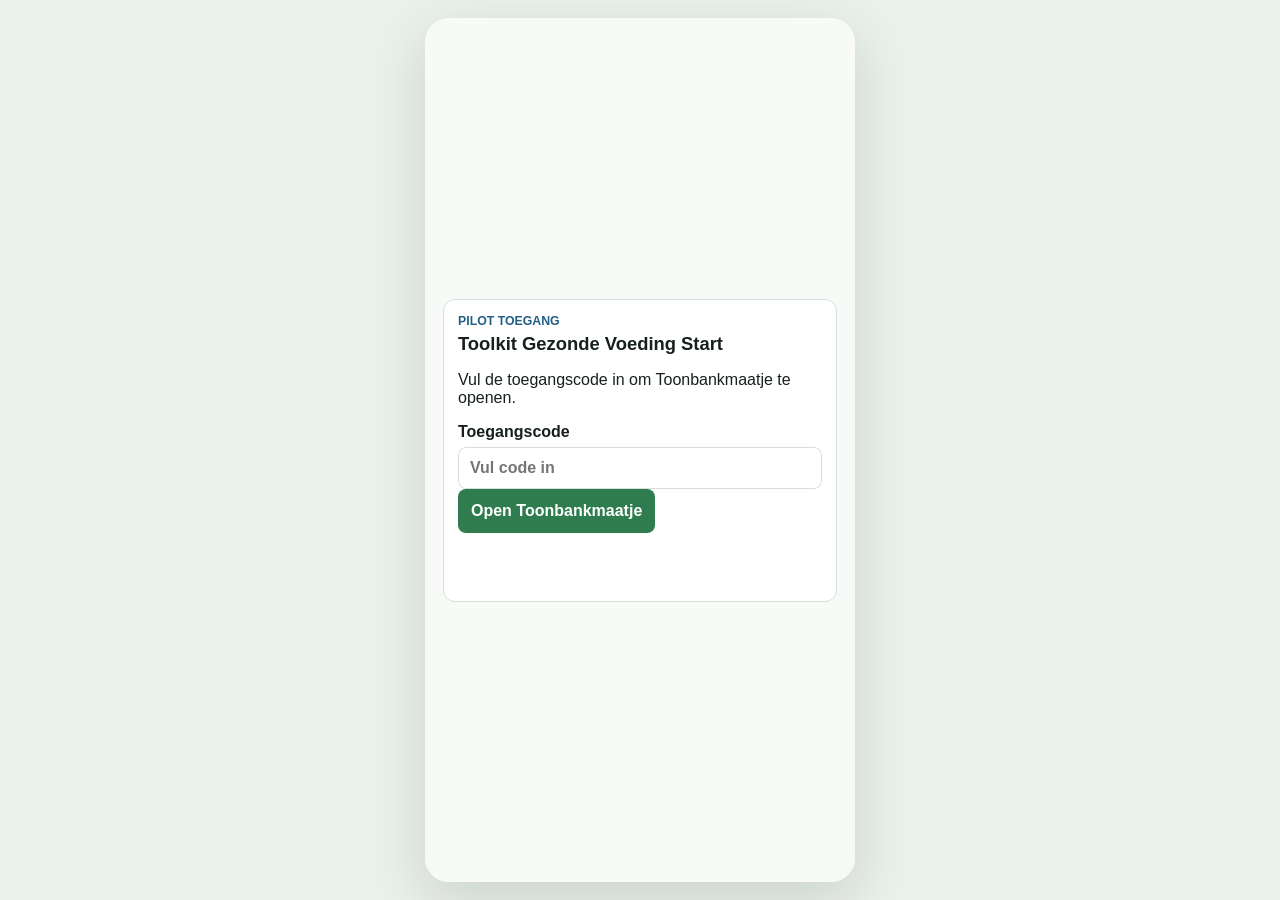
<file: toonbankmaatje/app.html>
<!doctype html><html lang="nl"><head><meta charset="utf-8"><meta name="viewport" content="width=device-width,initial-scale=1"><meta name="theme-color" content="#286d45"><title>Toonbankmaatje</title><style>*{box-sizing:border-box}body{margin:0;background:#eaf0ec;color:#17201c;font:16px Arial,sans-serif}.wrap{min-height:100vh;display:grid;place-items:center;padding:18px}.phone{width:min(100%,430px);min-height:min(860px,calc(100vh - 36px));max-height:calc(100vh - 36px);overflow:auto;background:#f8faf7;border-radius:24px;padding:16px;box-shadow:0 18px 55px #17201c24;position:relative}h1{font-size:1.15rem;margin:5px 0}h2{font-size:1.4rem;line-height:1.18}h3{font-size:1rem}.label{margin:0 0 5px;color:#245f86;font-size:.77rem;font-weight:800;text-transform:uppercase}.top{display:flex;justify-content:space-between;gap:10px}.top button{width:54px}.tabs{display:grid;grid-template-columns:repeat(3,1fr);gap:6px;margin:12px 0 14px;padding:4px;background:#e2e9e4;border-radius:9px}.tabs button{background:transparent;color:#607068;min-height:38px}.tabs .active{background:#fff;color:#17201c}.screen{display:none}.screen.active{display:block}.intro{display:block;width:100%;height:auto;aspect-ratio:4/3;object-fit:contain;object-position:center;border:1px solid #d7dfda;border-radius:12px;margin:0 0 12px;background:#fff}.hero,.card,.result,.gatebox,.example{background:#fff;border:1px solid #d7dfda;border-radius:12px;padding:14px}.hero{background:linear-gradient(140deg,#e5f2e9,#e7f0f5)}button,a{border:0;border-radius:8px;min-height:44px;padding:10px 13px;background:#17201c;color:#fff;font:inherit;font-weight:700;text-decoration:none;display:flex;align-items:center;justify-content:center;cursor:pointer}.light,.actions button{background:#e5f0f6;color:#245f86}.primary{background:#2f7d4f!important;color:#fff!important}.actions,.stack,.examples{display:grid;gap:10px;margin-top:12px}.chips{display:flex;flex-wrap:wrap;gap:7px;margin:9px 0 13px}.chips button{min-height:38px;padding:8px 10px;background:#e5f0f6;color:#245f86}.chips .sel{background:#2f7d4f;color:#fff}.field{display:grid;gap:6px;margin-top:10px;font-weight:700}input,textarea,select{width:100%;border:1px solid #d7dfda;border-radius:8px;padding:11px;font:inherit;background:#fff}.green{background:#e8f4ec}.orange{background:#fff0df}.red{background:#fde9e7}.example p{line-height:1.45}.example button{background:#fff;color:#17201c;border:1px solid #ccd5cf}.note{font-size:.86rem;color:#64716a}.gate{position:absolute;inset:0;z-index:5;display:grid;place-items:center;padding:18px;background:#f8faf7}.hide{display:none}.err{color:#b3413d;font-weight:700;min-height:22px}.footer{margin-top:14px;color:#66736c;font-size:.82rem}pre{white-space:pre-wrap;font:inherit}@media(max-width:520px){.wrap{padding:0}.phone{border-radius:0;min-height:100vh;max-height:none;width:100%}}</style></head><body><main class="wrap"><section class="phone"><section class="gate" id="gate"><div class="gatebox"><p class="label">Pilot toegang</p><h1>Toolkit Gezonde Voeding Start</h1><p>Vul de toegangscode in om Toonbankmaatje te openen.</p><label class="field">Toegangscode<input id="access" autocomplete="off" placeholder="Vul code in"></label><button class="primary" id="unlock">Open Toonbankmaatje</button><p class="err" id="err"></p></div></section><header class="top"><div><p class="label">Toonbankmaatje</p><h1>Toolkit Gezonde Voeding Start</h1></div><button class="light" data-screen="home">Home</button></header><nav class="tabs"><button class="active" data-screen="home">Start</button><button data-screen="story">Product</button><button data-screen="sentence">Klantzin</button></nav><section class="screen active" id="home"><img class="intro" src="intro-full.jpg?v=10" alt="Een winkelmedewerker oefent een klantgesprek met Toonbankmaatje"><div class="hero"><p class="label">Praktijkmaatje aan de toonbank</p><h2>Wat zeg je als een klant iets vraagt?</h2><p>Kies een echt product en oefen een kort, normaal en veilig antwoord.</p><p><b>Geen toets. Geen zware cursus.</b> Gewoon even spieken.</p></div><div class="actions"><button data-screen="sentence">Oefen een klantvraag</button><button data-screen="story">Vertel over een product</button><button data-screen="concepts">Bewuste Held en Bewuste Keuze</button><button data-screen="traffic">Maak mijn zin veiliger</button><button data-screen="team">Bereid een teammoment voor</button><button data-screen="question">Stel een vraag aan begeleiding</button></div></section><section class="screen" id="concepts"><p class="label">Projecttaal</p><h2>Bewuste Held en Bewuste Keuze</h2><div class="stack"><article class="card green"><h3>Bewuste Held</h3><p>Een product dat het winkelverhaal draagt door herkomst, ambacht, recept, smaak of gebruik.</p></article><article class="card"><h3>Bewuste Keuze</h3><p>Een product dat bij de richting van de winkel past en concreet is uit te leggen.</p></article><article class="card"><h3>Poster en QR-code</h3><p>De poster introduceert het project. Via de QR-code kan extra informatie worden geopend.</p></article></div></section><section class="screen" id="story"><p class="label">Productverhaal</p><h2>Kies een product.</h2><div class="chips" id="products"></div><label class="field">Of vul een eigen product in<input id="product" placeholder="Bijvoorbeeld: farmersalade"></label><label class="field">Wat kun je feitelijk vertellen?<textarea id="facts" rows="3" placeholder="Bijvoorbeeld: eigen recept, frisse smaak, lokaal bereid"></textarea></label><label class="field">Bij welk klantmoment past dit?<input id="moment" placeholder="Bijvoorbeeld: lunch of borrel"></label><div class="result" id="help">Kies of vul een product in.</div><div class="actions"><button class="primary" id="make">Maak productverhaal</button><button data-screen="sentence">Oefen klantvraag</button></div><div class="result" id="storyOut">Je productverhaal verschijnt hier.</div></section><section class="screen" id="sentence"><p class="label">Klantgesprek</p><h2>Kies product en klantvraag.</h2><p class="label">Product</p><div class="chips" id="sproducts"></div><p class="label">Klantvraag</p><div class="chips" id="questions"></div><div class="examples" id="examples"></div><p class="note">Je krijgt verschillende manieren om te antwoorden: kort, persoonlijk en praktisch.</p><label class="field">Mijn toonbankzin<textarea id="mySentence" rows="4" placeholder="Kies een voorbeeld of schrijf zelf een zin"></textarea></label><button class="primary" id="review">Check mijn zin</button><div class="result" id="sentenceOut">Feedback verschijnt hier.</div></section><section class="screen" id="traffic"><p class="label">Stoplichtcheck</p><h2>Check een echte zin.</h2><div class="chips" id="trafficExamples"></div><label class="field">Woord of zin<textarea id="trafficText" rows="4"></textarea></label><button class="primary" id="check">Check taalgebruik</button><div class="result" id="trafficOut">De uitkomst verschijnt hier.</div></section><section class="screen" id="team"><p class="label">Teammoment</p><h2>Tien minuten oefenen.</h2><div class="card"><p><b>Kies samen:</b></p><ul><li>product van de week</li><li>klantvraag van de week</li><li>een risicovolle zin</li><li>een concrete veilige zin</li><li>een twijfelvraag voor begeleiding</li></ul></div></section><section class="screen" id="question"><p class="label">Vraag stellen</p><h2>Neem twijfel mee naar begeleiding.</h2><div class="stack"><label class="field">Naam<input id="qName"></label><label class="field">Winkel<input id="qStore"></label><label class="field">Categorie<select id="qCat"><option>Productverhaal</option><option>Veilige klanttaal</option><option>Klantvraag oefenen</option><option>Productkeuze</option><option>Beoordeling nodig</option></select></label><label class="field">Vraag<textarea id="qText" rows="4"></textarea></label><label><input type="checkbox" id="qContact"> Begeleider mag contact opnemen</label><label><input type="checkbox" id="qImprove"> Vraag mag anoniem worden gebruikt voor verbetering</label><button class="primary" id="prep">Maak vraagtekst</button></div><div class="result"><pre id="qOut">Je vraagtekst verschijnt hier.</pre></div><div class="actions"><button id="copy">Kopieer tekst</button><a class="light" id="wa" href="https://wa.me/?text=">Open WhatsApp</a><a class="light" id="mail" href="mailto:?subject=Vraag Toolkit Gezonde Voeding">Open mail</a></div></section><p class="footer">Oefenhulp, geen formele beoordeling van claims, etiketten of publicatieteksten.</p></section></main><script>const CODE='toonbank',screens=[...document.querySelectorAll('.screen')],tabs=[...document.querySelectorAll('.tabs button')];const P=[['Ei','dit ei','herkomst, houderij, versheid en gebruik'],['Ambachtelijke soep','deze soep','eigen recept, ingrediënten, bereiding en gebruik'],['Rookvlees','dit rookvlees','bereiding, snijwijze, smaak en gebruik'],['Gehaktbal','deze gehaktbal','eigen recept, kruiding en maaltijdmoment'],['Zuurdesembrood','dit zuurdesembrood','rijstijd, korst, smaak en gebruik'],['Kaas van dichtbij','deze kaas','herkomst, maker, rijping en smaak'],['Verse vis','deze verse vis','herkomst, versheid, smaak en bereiding'],['Seizoensgroente','deze seizoensgroente','seizoen, herkomst, smaak en bereiding'],['Eigen product','dit product','herkomst, recept, bereiding, smaak en gebruik']];const Q=['Is dit gezond?','Waarom is dit duurder?','Wat zit hierin?','Is dit beter dan de supermarkt?','Waarom kiezen jullie dit product?','Is dit geschikt voor kinderen?','Past dit bij bewust eten?'];let pi=1,qi=0,prepared='';function show(id){screens.forEach(s=>s.classList.toggle('active',s.id===id));tabs.forEach(t=>t.classList.toggle('active',t.dataset.screen===id));document.querySelector('.phone').scrollTo(0,0)}function phrase(n){let r=(n||'product').trim().toLowerCase().replace(/^(de|het|een)\s+/,'');return(['ei','brood','zuurdesembrood','rookvlees','product','vlees','fruit'].some(w=>r===w||r.endsWith(' '+w))?'dit ':'deze ')+r}function cur(){let p=P[pi],n=product.value.trim(),f=facts.value.trim(),m=moment.value.trim();return{name:n||p[0],phrase:n?phrase(n):p[1],facts:f||p[2],moment:m||'het gebruiksmoment'}}function quality(v){let t=(v||'').trim().toLowerCase(),letters=t.match(/[a-z]/g)||[],words=t.match(/[a-z]+/g)||[];if(!t)return'Vul eerst een echte productzin of klantvraag in.';if(letters.length<3||/^[\d\s!?.,-]+$/.test(t))return'Gebruik gewone woorden, bijvoorbeeld: Wat maakt dit product bijzonder?';if(/(.)\1{4,}/.test(t)||['asdf','qwerty','bla bla','blabla','test test','onzin','poep','lalala','xyzxyz'].some(x=>t.includes(x)))return'Deze invoer lijkt geen echte product- of klantvraag. Probeer bijvoorbeeld: Waarom kiezen jullie dit product?';if(/\b(stom(?:me)?|dom(?:me)?|idioot|sukkel|achterlijk|lelijk|irritant)\b|rot\s+op|hou\s+je\s+mond/i.test(t))return'Dit is geen passende toonbankzin. Schrijf een klantvriendelijke zin over het product, bijvoorbeeld: Ik vertel graag hoe dit product wordt gemaakt.';if(/\b(wc|toilet|voetbal|koning|hoofdstad|mop|weerbericht)\b/i.test(t)||['hoe laat is het','wat is het weer','wie is de koning','voetbalwedstrijd','vertel een mop','wat is de hoofdstad','hoe oud ben je'].some(x=>t.includes(x)))return'Deze vraag gaat niet over een product of klantgesprek. Vraag bijvoorbeeld naar herkomst, bereiding, smaak, prijs, ingrediënten of gebruik.';if(words.length>2&&new Set(words).size===1)return'Dezelfde woorden worden steeds herhaald. Stel één concrete vraag.';return''}function cls(v){let bad=quality(v);if(bad)return['orange','Hier kan ik nog geen bruikbaar antwoord op geven',bad];let t=v.toLowerCase(),r=['gezond','helpt tegen','weerstand','geneest','voorkomt','afvallen','cholesterolverlagend','suikervrij','vetarm','eiwitrijk'].filter(w=>t.includes(w)),o=['puur','natuurlijk','bewust','voedzaam','eerlijk','betere keuze'].filter(w=>t.includes(w));if(r.length)return['red','Rood: niet gebruiken zonder beoordeling',`Deze zin bevat: ${r.join(', ')}. Neem dit mee naar je begeleider.`];if(o.length)return['orange','Oranje: maak concreter',`Deze zin bevat: ${o.join(', ')}. Leg uit wat je bedoelt met herkomst, recept, bereiding, smaak of gebruik.`];return['green','Groen: concreet en uitlegbaar','Controleer nog wel of de productinformatie feitelijk klopt.']}function review(v){let c=cls(v);if(c[0]!=='green')return c;let t=(v||'').toLowerCase(),concrete=['herkomst','gemaakt','bereid','bereiding','recept','ingrediënt','smaak','korst','rijping','vers','gesneden','etiket','lunch','borrel','maaltijd','gebruik'].some(x=>t.includes(x));if(!concrete){let p=cur();return['orange','Nog te algemeen: vertel iets over het product',`Noem bijvoorbeeld ${p.facts}. Dan krijgt de klant een concreet en controleerbaar antwoord.`]}return['green','Bruikbare, concrete toonbankzin','De zin vertelt iets concreets over het product. Controleer nog wel of de informatie feitelijk klopt.']}function out(el,c){el.className='result '+c[0];el.innerHTML=`<h3>${c[1]}</h3><p>${c[2]}</p>`}function ex(){let p=cur(),ph=p.phrase,cap=ph[0].toUpperCase()+ph.slice(1),d=p.facts,m=p.moment,q=Q[qi],safe='',alts=[];if(q==='Is dit gezond?'){safe=`Dat kunnen we niet zo algemeen zeggen. Ik kan wel vertellen over ${d}.`;alts=[`Kort: Ik geef daar geen algemeen oordeel over, maar ik kan uitleggen wat erin zit.`,`Persoonlijk: Wat vind je belangrijk? Dan vertel ik je concreet over ${d}.`,`Praktisch: Ik kan uitleggen hoe ${ph} is bereid en waar je de samenstelling vindt.`]}else if(q==='Waarom is dit duurder?'){safe=`De prijs hangt onder meer samen met ${d}.`;alts=[`Kort: Bij ${ph} betaal je ook voor de herkomst en bereiding.`,`Persoonlijk: Ik laat graag zien wat bij ${ph} anders is; dan bepaal je zelf of je dat de prijs waard vindt.`,`Praktisch: Het concrete verschil zit hier in ${d}.`]}else if(q==='Wat zit hierin?'){safe=`De volledige samenstelling staat op het etiket. Ik kan daarnaast uitleg geven over ${d}.`;alts=[`Kort: Ik kijk de ingrediënten graag even met je na.`,`Persoonlijk: Zoek je iets specifieks of vanwege een allergie? Dan controleren we het etiket.`,`Praktisch: Voor allergenen en ingrediënten blijft het etiket leidend.`]}else if(q==='Is dit beter dan de supermarkt?'){safe=`Dat vergelijken we niet in het algemeen. Wij kiezen ${ph} vanwege ${d}.`;alts=[`Kort: Niet per se beter, wel een product waarvan we het verhaal goed kennen.`,`Persoonlijk: Waar wil je op vergelijken: smaak, herkomst, ingrediënten of bereiding?`,`Praktisch: We leggen uit waarom wij ${ph} kiezen, zonder andere winkels tekort te doen.`]}else if(q==='Waarom kiezen jullie dit product?'){safe=`We kiezen ${ph} omdat we ${d} goed kunnen uitleggen.`;alts=[`Kort: Omdat we weten waar ${ph} voor staat en hoe we het kunnen adviseren.`,`Persoonlijk: We hebben vooral gekeken naar ${d}. Wat daarvan spreekt jou aan?`,`Praktisch: ${cap} kan een Bewuste Held zijn als het product ons winkelverhaal draagt.`]}else if(q==='Is dit geschikt voor kinderen?'){safe=`Dat hangt af van het kind en wat je zoekt. Ik kan uitleggen wat erin zit en hoe ${ph} smaakt.`;alts=[`Kort: Ik kan geen algemene belofte doen, maar wel de ingrediënten en smaak toelichten.`,`Persoonlijk: Zijn er allergieën of ingrediënten waarop je wilt letten?`,`Praktisch: Kijk vooral naar portie, smaak, bereiding en het etiket.`]}else{safe=`Bij bewust eten gaat het niet om één algemeen oordeel. Over ${ph} vertellen we concreet: ${d}.`;alts=[`Kort: Ik geef je graag de feiten, dan kies je zelf wat bij je past.`,`Persoonlijk: Wat betekent bewust eten voor jou?`,`Praktisch: Kijk naar samenstelling, herkomst, bereiding en ${m}.`]}return{risk:`${cap} is gezond en beter voor je.`,vague:`${cap} is een bewuste en betere keuze.`,safe,alts}}function render(){let bs=P.map((p,i)=>`<button class="${i===pi?'sel':''}" data-p="${i}">${p[0]}</button>`).join('');products.innerHTML=bs;sproducts.innerHTML=bs;questions.innerHTML=Q.map((q,i)=>`<button class="${i===qi?'sel':''}" data-q="${i}">${q}</button>`).join('');let p=cur();help.innerHTML=`<h3>${p.name}</h3><p><b>Kijk naar:</b> ${p.facts}.</p><p><b>Veilige richting:</b> Vertel alleen wat feitelijk klopt en koppel het aan ${p.moment}.</p>`;let e=ex();examples.innerHTML=`<article class="example red"><p class="label">Risicovol</p><p>${e.risk}</p><button data-ex="risk">Gebruik om te checken</button></article><article class="example orange"><p class="label">Nog te vaag</p><p>${e.vague}</p><button data-ex="vague">Maak deze scherper</button></article><article class="example green"><p class="label">Veilige richting</p><p>${e.safe}</p><button data-ex="safe">Gebruik deze richting</button></article>${e.alts.map((x,i)=>`<article class="example green"><p class="label">Voorbeeld ${i+1}</p><p>${x}</p><button data-alt="${i}">Gebruik dit antwoord</button></article>`).join('')}`}document.addEventListener('click',async e=>{if(e.target.id==='unlock'){if(access.value.trim().toLowerCase()===CODE){sessionStorage.ok='1';gate.classList.add('hide')}else err.textContent='Deze code klopt niet.'}let s=e.target.closest('[data-screen]');if(s)show(s.dataset.screen);let pb=e.target.closest('[data-p]');if(pb){pi=+pb.dataset.p;product.value=P[pi][0]==='Eigen product'?'':P[pi][0];facts.value='';moment.value='';render()}let qb=e.target.closest('[data-q]');if(qb){qi=+qb.dataset.q;render()}let eb=e.target.closest('[data-ex]');if(eb)mySentence.value=ex()[eb.dataset.ex];let ab=e.target.closest('[data-alt]');if(ab)mySentence.value=ex().alts[+ab.dataset.alt];if(e.target.id==='make'){let p=cur(),bad=quality(p.name+' '+p.facts);if(bad)out(storyOut,['orange','Maak het productverhaal concreter',bad]);else storyOut.innerHTML=`<h3>Productverhaal</h3><p>Over ${p.phrase} kunnen we vertellen: ${p.facts}. Het past bij ${p.moment}. Zo blijft het verhaal concreet en controleerbaar.</p>`}if(e.target.id==='review')out(sentenceOut,review(mySentence.value));if(e.target.id==='check')out(trafficOut,cls(trafficText.value));let te=e.target.closest('[data-t]');if(te){trafficText.value=te.dataset.t;out(trafficOut,cls(te.dataset.t))}if(e.target.id==='prep'){let bad=quality(qText.value);if(bad){qOut.textContent=bad;prepared='';return}prepared=`Vraag Toolkit Gezonde Voeding Start\nNaam: ${qName.value||'-'}\nWinkel: ${qStore.value||'-'}\nCategorie: ${qCat.value}\nVraag: ${qText.value}\nContact opnemen: ${qContact.checked?'Ja':'Nee'}\nAnoniem gebruiken: ${qImprove.checked?'Ja':'Nee'}`;qOut.textContent=prepared;wa.href='https://wa.me/?text='+encodeURIComponent(prepared);mail.href='mailto:?subject='+encodeURIComponent('Vraag Toolkit Gezonde Voeding')+'&body='+encodeURIComponent(prepared)}if(e.target.id==='copy'){if(!prepared){prep.click();if(!prepared)return}await navigator.clipboard?.writeText(prepared);copy.textContent='Gekopieerd';setTimeout(()=>copy.textContent='Kopieer tekst',1200)}});document.addEventListener('input',e=>{if(['product','facts','moment'].includes(e.target.id))render()});document.addEventListener('keydown',e=>{if(e.key==='Enter'&&e.target.id==='access')unlock.click()});trafficExamples.innerHTML=['Dit is gezond.','Dit is een bewuste keuze.','Dit product kiezen we vanwege herkomst, smaak en bereiding.','asdf asdf'].map(t=>`<button data-t="${t}">${t}</button>`).join('');if(sessionStorage.ok==='1')gate.classList.add('hide');render();</script></body></html>
</file>
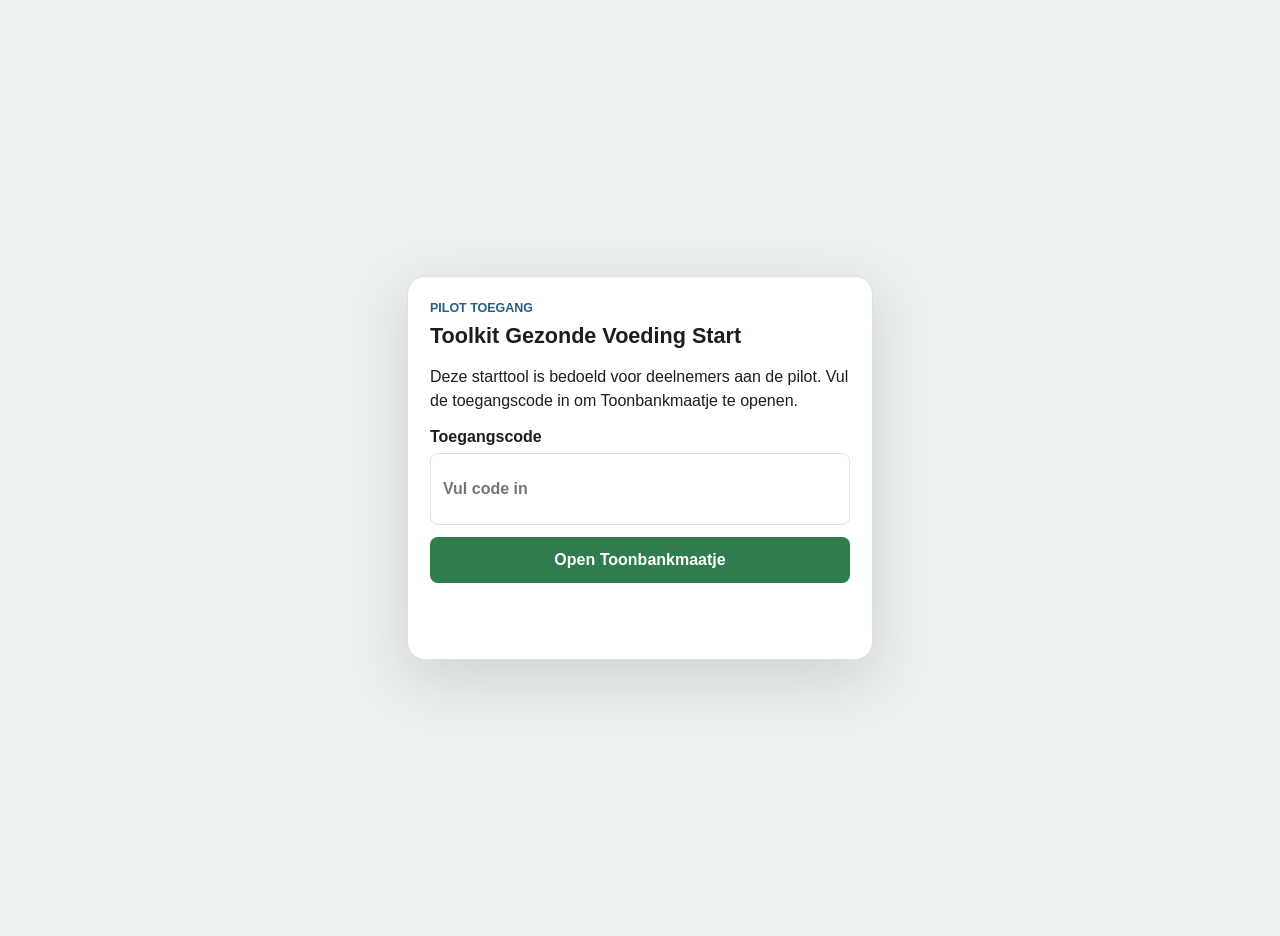
<file: toonbankmaatje/open.html>
<!doctype html>
<html lang="nl">
<head>
<meta charset="utf-8">
<meta name="viewport" content="width=device-width,initial-scale=1">
<title>Toonbankmaatje starten</title>
<style>
body{margin:0;min-height:100vh;display:grid;place-items:center;background:#edf1ee;color:#17201c;font-family:Arial,Helvetica,sans-serif;padding:18px}.card{width:min(100%,420px);background:#fff;border:1px solid #dbe2dd;border-radius:18px;padding:22px;box-shadow:0 18px 60px rgba(23,32,28,.14)}.label{margin:0 0 6px;color:#245f86;font-size:.78rem;font-weight:800;text-transform:uppercase}h1{font-size:1.35rem;margin:0 0 10px}p{line-height:1.45}label{display:grid;gap:7px;font-weight:700;margin-top:14px}input{min-height:46px;border:1px solid #dbe2dd;border-radius:8px;padding:12px;font:inherit}button{width:100%;min-height:46px;margin-top:12px;border:0;border-radius:8px;background:#2f7d4f;color:#fff;font:inherit;font-weight:700}.err{min-height:22px;color:#b3413d;font-weight:700}</style>
</head>
<body>
<section class="card">
<p class="label">Pilot toegang</p>
<h1>Toolkit Gezonde Voeding Start</h1>
<p>Deze starttool is bedoeld voor deelnemers aan de pilot. Vul de toegangscode in om Toonbankmaatje te openen.</p>
<label>Toegangscode<input id="access" autocomplete="off" placeholder="Vul code in"></label>
<button id="open">Open Toonbankmaatje</button>
<p class="err" id="err"></p>
</section>
<script>
function openApp(){var v=document.getElementById('access').value.trim().toLowerCase();if(v==='toonbank'){sessionStorage.ok='1';location.href='index.html'}else{document.getElementById('err').textContent='Deze code klopt niet. Vraag de pilotbegeleider om de juiste code.'}}
document.getElementById('open').onclick=openApp;document.getElementById('access').addEventListener('keydown',function(e){if(e.key==='Enter')openApp()});
</script>
</body>
</html>
</file>
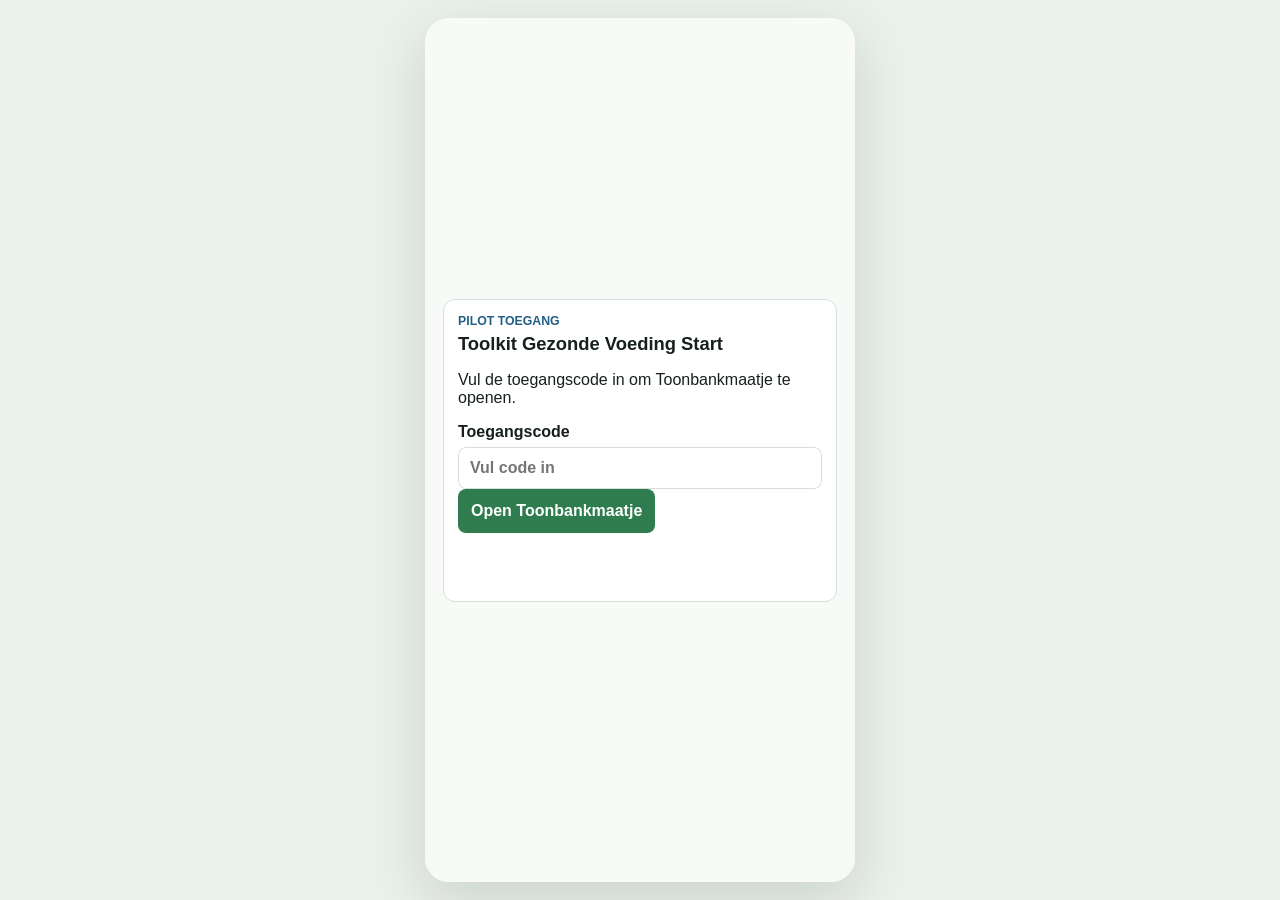
<file: toonbankmaatje/start.html>
<!doctype html><html lang="nl"><head><meta charset="utf-8"><meta name="viewport" content="width=device-width,initial-scale=1"><meta name="theme-color" content="#286d45"><title>Toonbankmaatje - vernieuwd</title><style>*{box-sizing:border-box}body{margin:0;background:#eaf0ec;color:#17201c;font:16px Arial,sans-serif}.wrap{min-height:100vh;display:grid;place-items:center;padding:18px}.phone{width:min(100%,430px);min-height:min(860px,calc(100vh - 36px));max-height:calc(100vh - 36px);overflow:auto;background:#f8faf7;border-radius:24px;padding:16px;box-shadow:0 18px 55px #17201c24;position:relative}h1{font-size:1.15rem;margin:5px 0}h2{font-size:1.4rem;line-height:1.18}h3{font-size:1rem}.label{margin:0 0 5px;color:#245f86;font-size:.77rem;font-weight:800;text-transform:uppercase}.top{display:flex;justify-content:space-between;gap:10px}.top button{width:54px}.tabs{display:grid;grid-template-columns:repeat(3,1fr);gap:6px;margin:12px 0 14px;padding:4px;background:#e2e9e4;border-radius:9px}.tabs button{background:transparent;color:#607068;min-height:38px}.tabs .active{background:#fff;color:#17201c}.screen{display:none}.screen.active{display:block}.intro{display:block;width:100%;height:auto;aspect-ratio:16/9;object-fit:contain;object-position:center;border:1px solid #d7dfda;border-radius:12px;margin:0 0 12px;background:#fff}.hero,.card,.result,.gatebox,.example{background:#fff;border:1px solid #d7dfda;border-radius:12px;padding:14px}.hero{background:linear-gradient(140deg,#e5f2e9,#e7f0f5)}button,a{border:0;border-radius:8px;min-height:44px;padding:10px 13px;background:#17201c;color:#fff;font:inherit;font-weight:700;text-decoration:none;display:flex;align-items:center;justify-content:center;cursor:pointer}.light,.actions button{background:#e5f0f6;color:#245f86}.primary{background:#2f7d4f!important;color:#fff!important}.actions,.stack,.examples{display:grid;gap:10px;margin-top:12px}.chips{display:flex;flex-wrap:wrap;gap:7px;margin:9px 0 13px}.chips button{min-height:38px;padding:8px 10px;background:#e5f0f6;color:#245f86}.chips .sel{background:#2f7d4f;color:#fff}.field{display:grid;gap:6px;margin-top:10px;font-weight:700}input,textarea,select{width:100%;border:1px solid #d7dfda;border-radius:8px;padding:11px;font:inherit;background:#fff}.green{background:#e8f4ec}.orange{background:#fff0df}.red{background:#fde9e7}.example p{line-height:1.45}.example button{background:#fff;color:#17201c;border:1px solid #ccd5cf}.note{font-size:.86rem;color:#64716a}.gate{position:absolute;inset:0;z-index:5;display:grid;place-items:center;padding:18px;background:#f8faf7}.hide{display:none}.err{color:#b3413d;font-weight:700;min-height:22px}.footer{margin-top:14px;color:#66736c;font-size:.82rem}pre{white-space:pre-wrap;font:inherit}@media(max-width:520px){.wrap{padding:0}.phone{border-radius:0;min-height:100vh;max-height:none;width:100%}}</style></head><body><main class="wrap"><section class="phone"><section class="gate" id="gate"><div class="gatebox"><p class="label">Pilot toegang</p><h1>Toolkit Gezonde Voeding Start</h1><p>Vul de toegangscode in om Toonbankmaatje te openen.</p><label class="field">Toegangscode<input id="access" autocomplete="off" placeholder="Vul code in"></label><button class="primary" id="unlock">Open Toonbankmaatje</button><p class="err" id="err"></p></div></section><header class="top"><div><p class="label">Toonbankmaatje</p><h1>Toolkit Gezonde Voeding Start</h1></div><button class="light" data-screen="home">Home</button></header><nav class="tabs"><button class="active" data-screen="home">Start</button><button data-screen="story">Product</button><button data-screen="sentence">Klantzin</button></nav><section class="screen active" id="home"><img class="intro" src="[data-uri]" alt="Een winkelmedewerker oefent een klantgesprek met Toonbankmaatje"><div class="hero"><p class="label">Praktijkmaatje aan de toonbank</p><h2>Wat zeg je als een klant iets vraagt?</h2><p>Kies een echt product en oefen een kort, normaal en veilig antwoord.</p><p><b>Geen toets. Geen zware cursus.</b> Gewoon even spieken.</p></div><div class="actions"><button data-screen="sentence">Oefen een klantvraag</button><button data-screen="story">Vertel over een product</button><button data-screen="concepts">Bewuste Held en Bewuste Keuze</button><button data-screen="traffic">Maak mijn zin veiliger</button><button data-screen="team">Bereid een teammoment voor</button><button data-screen="question">Stel een vraag aan begeleiding</button></div></section><section class="screen" id="concepts"><p class="label">Projecttaal</p><h2>Bewuste Held en Bewuste Keuze</h2><div class="stack"><article class="card green"><h3>Bewuste Held</h3><p>Een product dat het winkelverhaal draagt door herkomst, ambacht, recept, smaak of gebruik.</p></article><article class="card"><h3>Bewuste Keuze</h3><p>Een product dat bij de richting van de winkel past en concreet is uit te leggen.</p></article><article class="card"><h3>Poster en QR-code</h3><p>De poster introduceert het project. Via de QR-code kan extra informatie worden geopend.</p></article></div></section><section class="screen" id="story"><p class="label">Productverhaal</p><h2>Kies een product.</h2><div class="chips" id="products"></div><label class="field">Of vul een eigen product in<input id="product" placeholder="Bijvoorbeeld: farmersalade"></label><label class="field">Wat kun je feitelijk vertellen?<textarea id="facts" rows="3" placeholder="Bijvoorbeeld: eigen recept, frisse smaak, lokaal bereid"></textarea></label><label class="field">Bij welk klantmoment past dit?<input id="moment" placeholder="Bijvoorbeeld: lunch of borrel"></label><div class="result" id="help">Kies of vul een product in.</div><div class="actions"><button class="primary" id="make">Maak productverhaal</button><button data-screen="sentence">Oefen klantvraag</button></div><div class="result" id="storyOut">Je productverhaal verschijnt hier.</div></section><section class="screen" id="sentence"><p class="label">Klantgesprek</p><h2>Kies product en klantvraag.</h2><p class="label">Product</p><div class="chips" id="sproducts"></div><p class="label">Klantvraag</p><div class="chips" id="questions"></div><div class="examples" id="examples"></div><p class="note">Je krijgt verschillende manieren om te antwoorden: kort, persoonlijk en praktisch.</p><label class="field">Mijn toonbankzin<textarea id="mySentence" rows="4" placeholder="Kies een voorbeeld of schrijf zelf een zin"></textarea></label><button class="primary" id="review">Check mijn zin</button><div class="result" id="sentenceOut">Feedback verschijnt hier.</div></section><section class="screen" id="traffic"><p class="label">Stoplichtcheck</p><h2>Check een echte zin.</h2><div class="chips" id="trafficExamples"></div><label class="field">Woord of zin<textarea id="trafficText" rows="4"></textarea></label><button class="primary" id="check">Check taalgebruik</button><div class="result" id="trafficOut">De uitkomst verschijnt hier.</div></section><section class="screen" id="team"><p class="label">Teammoment</p><h2>Tien minuten oefenen.</h2><div class="card"><p><b>Kies samen:</b></p><ul><li>product van de week</li><li>klantvraag van de week</li><li>een risicovolle zin</li><li>een concrete veilige zin</li><li>een twijfelvraag voor begeleiding</li></ul></div></section><section class="screen" id="question"><p class="label">Vraag stellen</p><h2>Neem twijfel mee naar begeleiding.</h2><div class="stack"><label class="field">Naam<input id="qName"></label><label class="field">Winkel<input id="qStore"></label><label class="field">Categorie<select id="qCat"><option>Productverhaal</option><option>Veilige klanttaal</option><option>Klantvraag oefenen</option><option>Productkeuze</option><option>Beoordeling nodig</option></select></label><label class="field">Vraag<textarea id="qText" rows="4"></textarea></label><label><input type="checkbox" id="qContact"> Begeleider mag contact opnemen</label><label><input type="checkbox" id="qImprove"> Vraag mag anoniem worden gebruikt voor verbetering</label><button class="primary" id="prep">Maak vraagtekst</button></div><div class="result"><pre id="qOut">Je vraagtekst verschijnt hier.</pre></div><div class="actions"><button id="copy">Kopieer tekst</button><a class="light" id="wa" href="https://wa.me/?text=">Open WhatsApp</a><a class="light" id="mail" href="mailto:?subject=Vraag Toolkit Gezonde Voeding">Open mail</a></div></section><p class="footer">Oefenhulp, geen formele beoordeling van claims, etiketten of publicatieteksten.</p></section></main><script>const CODE='toonbank',screens=[...document.querySelectorAll('.screen')],tabs=[...document.querySelectorAll('.tabs button')];const P=[['Ei','dit ei','herkomst, houderij, versheid en gebruik'],['Ambachtelijke soep','deze soep','eigen recept, ingrediënten, bereiding en gebruik'],['Rookvlees','dit rookvlees','bereiding, snijwijze, smaak en gebruik'],['Gehaktbal','deze gehaktbal','eigen recept, kruiding en maaltijdmoment'],['Zuurdesembrood','dit zuurdesembrood','rijstijd, korst, smaak en gebruik'],['Kaas van dichtbij','deze kaas','herkomst, maker, rijping en smaak'],['Verse vis','deze verse vis','herkomst, versheid, smaak en bereiding'],['Seizoensgroente','deze seizoensgroente','seizoen, herkomst, smaak en bereiding'],['Eigen product','dit product','herkomst, recept, bereiding, smaak en gebruik']];const Q=['Is dit gezond?','Waarom is dit duurder?','Wat zit hierin?','Is dit beter dan de supermarkt?','Waarom kiezen jullie dit product?','Is dit geschikt voor kinderen?','Past dit bij bewust eten?'];let pi=1,qi=0,prepared='';function show(id){screens.forEach(s=>s.classList.toggle('active',s.id===id));tabs.forEach(t=>t.classList.toggle('active',t.dataset.screen===id));document.querySelector('.phone').scrollTo(0,0)}function phrase(n){let r=(n||'product').trim().toLowerCase().replace(/^(de|het|een)\s+/,'');return(['ei','brood','zuurdesembrood','rookvlees','product','vlees','fruit'].some(w=>r===w||r.endsWith(' '+w))?'dit ':'deze ')+r}function cur(){let p=P[pi],n=product.value.trim(),f=facts.value.trim(),m=moment.value.trim();return{name:n||p[0],phrase:n?phrase(n):p[1],facts:f||p[2],moment:m||'het gebruiksmoment'}}function quality(v){let t=(v||'').trim().toLowerCase(),letters=t.match(/[a-z]/g)||[],words=t.match(/[a-z]+/g)||[];if(!t)return'Vul eerst een echte productzin of klantvraag in.';if(letters.length<3||/^[\d\s!?.,-]+$/.test(t))return'Gebruik gewone woorden, bijvoorbeeld: Wat maakt dit product bijzonder?';if(/(.)\1{4,}/.test(t)||['asdf','qwerty','bla bla','blabla','test test','onzin','poep','lalala','xyzxyz'].some(x=>t.includes(x)))return'Deze invoer lijkt geen echte product- of klantvraag. Probeer bijvoorbeeld: Waarom kiezen jullie dit product?';if(/\b(stom(?:me)?|dom(?:me)?|idioot|sukkel|achterlijk|lelijk|irritant)\b|rot\s+op|hou\s+je\s+mond/i.test(t))return'Dit is geen passende toonbankzin. Schrijf een klantvriendelijke zin over het product, bijvoorbeeld: Ik vertel graag hoe dit product wordt gemaakt.';if(/\b(wc|toilet|voetbal|koning|hoofdstad|mop|weerbericht)\b/i.test(t)||['hoe laat is het','wat is het weer','wie is de koning','voetbalwedstrijd','vertel een mop','wat is de hoofdstad','hoe oud ben je'].some(x=>t.includes(x)))return'Deze vraag gaat niet over een product of klantgesprek. Vraag bijvoorbeeld naar herkomst, bereiding, smaak, prijs, ingrediënten of gebruik.';if(words.length>2&&new Set(words).size===1)return'Dezelfde woorden worden steeds herhaald. Stel één concrete vraag.';return''}function cls(v){let bad=quality(v);if(bad)return['orange','Hier kan ik nog geen bruikbaar antwoord op geven',bad];let t=v.toLowerCase(),r=['gezond','helpt tegen','weerstand','geneest','voorkomt','afvallen','cholesterolverlagend','suikervrij','vetarm','eiwitrijk'].filter(w=>t.includes(w)),o=['puur','natuurlijk','bewust','voedzaam','eerlijk','betere keuze'].filter(w=>t.includes(w));if(r.length)return['red','Rood: niet gebruiken zonder beoordeling',`Deze zin bevat: ${r.join(', ')}. Neem dit mee naar je begeleider.`];if(o.length)return['orange','Oranje: maak concreter',`Deze zin bevat: ${o.join(', ')}. Leg uit wat je bedoelt met herkomst, recept, bereiding, smaak of gebruik.`];return['green','Groen: concreet en uitlegbaar','Controleer nog wel of de productinformatie feitelijk klopt.']}function review(v){let c=cls(v);if(c[0]!=='green')return c;let t=(v||'').toLowerCase(),concrete=['herkomst','gemaakt','bereid','bereiding','recept','ingrediënt','smaak','korst','rijping','vers','gesneden','etiket','lunch','borrel','maaltijd','gebruik'].some(x=>t.includes(x));if(!concrete){let p=cur();return['orange','Nog te algemeen: vertel iets over het product',`Noem bijvoorbeeld ${p.facts}. Dan krijgt de klant een concreet en controleerbaar antwoord.`]}return['green','Bruikbare, concrete toonbankzin','De zin vertelt iets concreets over het product. Controleer nog wel of de informatie feitelijk klopt.']}function out(el,c){el.className='result '+c[0];el.innerHTML=`<h3>${c[1]}</h3><p>${c[2]}</p>`}function ex(){let p=cur(),ph=p.phrase,cap=ph[0].toUpperCase()+ph.slice(1),d=p.facts,m=p.moment,q=Q[qi],safe='',alts=[];if(q==='Is dit gezond?'){safe=`Dat kunnen we niet zo algemeen zeggen. Ik kan wel vertellen over ${d}.`;alts=[`Kort: Ik geef daar geen algemeen oordeel over, maar ik kan uitleggen wat erin zit.`,`Persoonlijk: Wat vind je belangrijk? Dan vertel ik je concreet over ${d}.`,`Praktisch: Ik kan uitleggen hoe ${ph} is bereid en waar je de samenstelling vindt.`]}else if(q==='Waarom is dit duurder?'){safe=`De prijs hangt onder meer samen met ${d}.`;alts=[`Kort: Bij ${ph} betaal je ook voor de herkomst en bereiding.`,`Persoonlijk: Ik laat graag zien wat bij ${ph} anders is; dan bepaal je zelf of je dat de prijs waard vindt.`,`Praktisch: Het concrete verschil zit hier in ${d}.`]}else if(q==='Wat zit hierin?'){safe=`De volledige samenstelling staat op het etiket. Ik kan daarnaast uitleg geven over ${d}.`;alts=[`Kort: Ik kijk de ingrediënten graag even met je na.`,`Persoonlijk: Zoek je iets specifieks of vanwege een allergie? Dan controleren we het etiket.`,`Praktisch: Voor allergenen en ingrediënten blijft het etiket leidend.`]}else if(q==='Is dit beter dan de supermarkt?'){safe=`Dat vergelijken we niet in het algemeen. Wij kiezen ${ph} vanwege ${d}.`;alts=[`Kort: Niet per se beter, wel een product waarvan we het verhaal goed kennen.`,`Persoonlijk: Waar wil je op vergelijken: smaak, herkomst, ingrediënten of bereiding?`,`Praktisch: We leggen uit waarom wij ${ph} kiezen, zonder andere winkels tekort te doen.`]}else if(q==='Waarom kiezen jullie dit product?'){safe=`We kiezen ${ph} omdat we ${d} goed kunnen uitleggen.`;alts=[`Kort: Omdat we weten waar ${ph} voor staat en hoe we het kunnen adviseren.`,`Persoonlijk: We hebben vooral gekeken naar ${d}. Wat daarvan spreekt jou aan?`,`Praktisch: ${cap} kan een Bewuste Held zijn als het product ons winkelverhaal draagt.`]}else if(q==='Is dit geschikt voor kinderen?'){safe=`Dat hangt af van het kind en wat je zoekt. Ik kan uitleggen wat erin zit en hoe ${ph} smaakt.`;alts=[`Kort: Ik kan geen algemene belofte doen, maar wel de ingrediënten en smaak toelichten.`,`Persoonlijk: Zijn er allergieën of ingrediënten waarop je wilt letten?`,`Praktisch: Kijk vooral naar portie, smaak, bereiding en het etiket.`]}else{safe=`Bij bewust eten gaat het niet om één algemeen oordeel. Over ${ph} vertellen we concreet: ${d}.`;alts=[`Kort: Ik geef je graag de feiten, dan kies je zelf wat bij je past.`,`Persoonlijk: Wat betekent bewust eten voor jou?`,`Praktisch: Kijk naar samenstelling, herkomst, bereiding en ${m}.`]}return{risk:`${cap} is gezond en beter voor je.`,vague:`${cap} is een bewuste en betere keuze.`,safe,alts}}function render(){let bs=P.map((p,i)=>`<button class="${i===pi?'sel':''}" data-p="${i}">${p[0]}</button>`).join('');products.innerHTML=bs;sproducts.innerHTML=bs;questions.innerHTML=Q.map((q,i)=>`<button class="${i===qi?'sel':''}" data-q="${i}">${q}</button>`).join('');let p=cur();help.innerHTML=`<h3>${p.name}</h3><p><b>Kijk naar:</b> ${p.facts}.</p><p><b>Veilige richting:</b> Vertel alleen wat feitelijk klopt en koppel het aan ${p.moment}.</p>`;let e=ex();examples.innerHTML=`<article class="example red"><p class="label">Risicovol</p><p>${e.risk}</p><button data-ex="risk">Gebruik om te checken</button></article><article class="example orange"><p class="label">Nog te vaag</p><p>${e.vague}</p><button data-ex="vague">Maak deze scherper</button></article><article class="example green"><p class="label">Veilige richting</p><p>${e.safe}</p><button data-ex="safe">Gebruik deze richting</button></article>${e.alts.map((x,i)=>`<article class="example green"><p class="label">Voorbeeld ${i+1}</p><p>${x}</p><button data-alt="${i}">Gebruik dit antwoord</button></article>`).join('')}`}document.addEventListener('click',async e=>{if(e.target.id==='unlock'){if(access.value.trim().toLowerCase()===CODE){sessionStorage.ok='1';gate.classList.add('hide')}else err.textContent='Deze code klopt niet.'}let s=e.target.closest('[data-screen]');if(s)show(s.dataset.screen);let pb=e.target.closest('[data-p]');if(pb){pi=+pb.dataset.p;product.value=P[pi][0]==='Eigen product'?'':P[pi][0];facts.value='';moment.value='';render()}let qb=e.target.closest('[data-q]');if(qb){qi=+qb.dataset.q;render()}let eb=e.target.closest('[data-ex]');if(eb)mySentence.value=ex()[eb.dataset.ex];let ab=e.target.closest('[data-alt]');if(ab)mySentence.value=ex().alts[+ab.dataset.alt];if(e.target.id==='make'){let p=cur(),bad=quality(p.name+' '+p.facts);if(bad)out(storyOut,['orange','Maak het productverhaal concreter',bad]);else storyOut.innerHTML=`<h3>Productverhaal</h3><p>Over ${p.phrase} kunnen we vertellen: ${p.facts}. Het past bij ${p.moment}. Zo blijft het verhaal concreet en controleerbaar.</p>`}if(e.target.id==='review')out(sentenceOut,review(mySentence.value));if(e.target.id==='check')out(trafficOut,cls(trafficText.value));let te=e.target.closest('[data-t]');if(te){trafficText.value=te.dataset.t;out(trafficOut,cls(te.dataset.t))}if(e.target.id==='prep'){let bad=quality(qText.value);if(bad){qOut.textContent=bad;prepared='';return}prepared=`Vraag Toolkit Gezonde Voeding Start\nNaam: ${qName.value||'-'}\nWinkel: ${qStore.value||'-'}\nCategorie: ${qCat.value}\nVraag: ${qText.value}\nContact opnemen: ${qContact.checked?'Ja':'Nee'}\nAnoniem gebruiken: ${qImprove.checked?'Ja':'Nee'}`;qOut.textContent=prepared;wa.href='https://wa.me/?text='+encodeURIComponent(prepared);mail.href='mailto:?subject='+encodeURIComponent('Vraag Toolkit Gezonde Voeding')+'&body='+encodeURIComponent(prepared)}if(e.target.id==='copy'){if(!prepared){prep.click();if(!prepared)return}await navigator.clipboard?.writeText(prepared);copy.textContent='Gekopieerd';setTimeout(()=>copy.textContent='Kopieer tekst',1200)}});document.addEventListener('input',e=>{if(['product','facts','moment'].includes(e.target.id))render()});document.addEventListener('keydown',e=>{if(e.key==='Enter'&&e.target.id==='access')unlock.click()});trafficExamples.innerHTML=['Dit is gezond.','Dit is een bewuste keuze.','Dit product kiezen we vanwege herkomst, smaak en bereiding.','asdf asdf'].map(t=>`<button data-t="${t}">${t}</button>`).join('');if(sessionStorage.ok==='1')gate.classList.add('hide');render();</script></body></html>
</file>
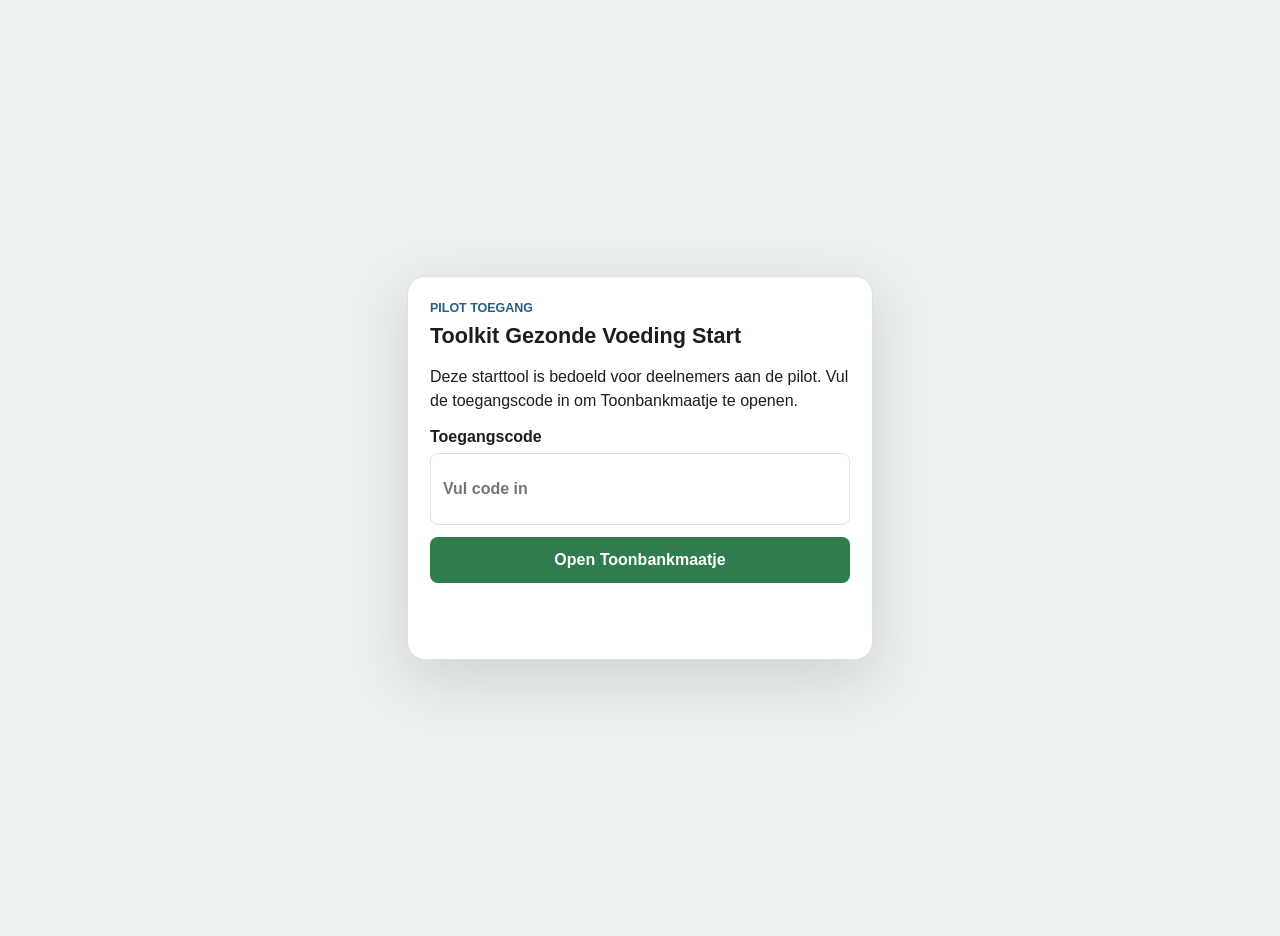
<file: docs/toonbankmaatje/open.html>
<!doctype html>
<html lang="nl">
<head><meta charset="utf-8"><meta name="viewport" content="width=device-width,initial-scale=1"><title>Toonbankmaatje starten</title><style>body{margin:0;min-height:100vh;display:grid;place-items:center;background:#edf1ee;color:#17201c;font-family:Arial,Helvetica,sans-serif;padding:18px}.card{width:min(100%,420px);background:#fff;border:1px solid #dbe2dd;border-radius:18px;padding:22px;box-shadow:0 18px 60px rgba(23,32,28,.14)}.label{margin:0 0 6px;color:#245f86;font-size:.78rem;font-weight:800;text-transform:uppercase}h1{font-size:1.35rem;margin:0 0 10px}p{line-height:1.45}label{display:grid;gap:7px;font-weight:700;margin-top:14px}input{min-height:46px;border:1px solid #dbe2dd;border-radius:8px;padding:12px;font:inherit}button{width:100%;min-height:46px;margin-top:12px;border:0;border-radius:8px;background:#2f7d4f;color:#fff;font:inherit;font-weight:700}.err{min-height:22px;color:#b3413d;font-weight:700}</style></head>
<body><section class="card"><p class="label">Pilot toegang</p><h1>Toolkit Gezonde Voeding Start</h1><p>Deze starttool is bedoeld voor deelnemers aan de pilot. Vul de toegangscode in om Toonbankmaatje te openen.</p><label>Toegangscode<input id="access" autocomplete="off" placeholder="Vul code in"></label><button id="open">Open Toonbankmaatje</button><p class="err" id="err"></p></section><script>function openApp(){var v=document.getElementById('access').value.trim().toLowerCase();if(v==='toonbank'){sessionStorage.ok='1';location.href='index.html'}else{document.getElementById('err').textContent='Deze code klopt niet. Vraag de pilotbegeleider om de juiste code.'}}document.getElementById('open').onclick=openApp;document.getElementById('access').addEventListener('keydown',function(e){if(e.key==='Enter')openApp()});</script></body></html>
</file>
<file: styles.css>
:root{--navy:#102d45;--navy-deep:#0a2134;--green:#1e5a4d;--green-dark:#17473d;--petrol:#147887;--petrol-light:#e4f1f2;--ink:#17313e;--muted:#5d707a;--line:#dce5e7;--soft:#f4f7f6;--white:#fff;--shadow:0 20px 55px rgba(16,45,69,.12);--radius:18px}*{box-sizing:border-box}html{scroll-behavior:smooth}body{margin:0;color:var(--ink);background:#fff;font-family:"Segoe UI",Arial,sans-serif;line-height:1.6;-webkit-font-smoothing:antialiased}a{color:inherit}h1,h2,h3,p{margin-top:0}h1,h2,h3{line-height:1.15}h1{max-width:720px;margin-bottom:24px;color:var(--navy);font-size:clamp(2.45rem,5vw,4.5rem);letter-spacing:-.04em}h2{margin-bottom:20px;color:var(--navy);font-size:clamp(2rem,3.6vw,3rem);letter-spacing:-.03em}h3{color:var(--navy);font-size:1.15rem}.container{width:min(1160px,calc(100% - 40px));margin-inline:auto}.narrow{width:min(920px,calc(100% - 40px))}.section{padding:104px 0}.eyebrow{margin-bottom:16px;color:var(--petrol);font-size:.78rem;font-weight:800;letter-spacing:.16em;text-transform:uppercase}.eyebrow.light{color:#89c9ca}.site-header{position:sticky;z-index:20;top:0;border-bottom:1px solid rgba(220,229,231,.85);background:rgba(255,255,255,.94);backdrop-filter:blur(12px)}.header-inner{display:flex;min-height:74px;align-items:center;justify-content:space-between;gap:20px}.brand{display:flex;align-items:center;gap:10px;color:var(--navy);text-decoration:none}.brand-main{font-size:.85rem;font-weight:800;letter-spacing:.09em}.brand-divider{color:#aebdc1}.brand-tools{color:var(--green);font-size:.78rem;font-weight:800;letter-spacing:.1em}.header-link{color:var(--green);font-size:.9rem;font-weight:700;text-decoration:none}.hero{position:relative;overflow:hidden;padding:105px 0 115px;background:radial-gradient(circle at 90% 10%,rgba(20,120,135,.12),transparent 30%),linear-gradient(135deg,#f6f9f8 0%,#fff 58%)}.hero::after{position:absolute;right:-140px;bottom:-210px;width:500px;height:500px;border:1px solid rgba(20,120,135,.14);border-radius:50%;content:""}.hero-grid{position:relative;z-index:1;display:grid;grid-template-columns:1.08fr .92fr;align-items:center;gap:62px}.hero-lead{max-width:700px;margin-bottom:16px;color:#284651;font-size:clamp(1.2rem,2vw,1.45rem);line-height:1.5}.hero-sub{max-width:660px;margin-bottom:34px;color:var(--muted)}.hero-actions{display:flex;flex-wrap:wrap;gap:14px}.button{display:inline-flex;min-height:52px;align-items:center;justify-content:center;padding:12px 22px;border:1px solid transparent;border-radius:6px;font-weight:750;text-decoration:none;transition:transform 160ms ease,background 160ms ease}.button:hover{transform:translateY(-2px)}.button-primary{background:var(--green);color:#fff}.button-primary:hover{background:var(--green-dark)}.button-secondary{border-color:#bac9cc;background:rgba(255,255,255,.8);color:var(--navy)}.delivery-note{margin:17px 0 0;color:var(--green);font-size:.88rem;font-weight:650}.delivery-note span{margin-right:6px}.product-card{padding:24px;border:1px solid rgba(20,120,135,.14);border-radius:var(--radius);background:#fff;box-shadow:var(--shadow)}.product-card-visual{transform:rotate(1deg)}.product-label{display:inline-block;margin-bottom:16px;padding:5px 10px;border-radius:50px;background:var(--petrol-light);color:var(--petrol);font-size:.7rem;font-weight:800;letter-spacing:.12em;text-transform:uppercase}.hero-product-image{margin:2px -8px 22px;overflow:hidden;border:1px solid #cad7d9;border-radius:9px;background:#f6f8f8}.hero-product-image img{display:block;width:100%;aspect-ratio:16/9;object-fit:cover;object-position:left top}.price-row{display:flex;align-items:center;justify-content:space-between;gap:20px;padding-bottom:18px;border-bottom:1px solid var(--line)}.price{color:var(--navy);font-size:2rem;font-weight:800;letter-spacing:-.03em}.vat{display:block;color:var(--muted);font-size:.77rem}.file-badge{padding:6px 10px;border-radius:5px;background:#e6f1ec;color:var(--green);font-size:.72rem;font-weight:800;text-transform:uppercase}.compact-list{display:grid;gap:9px;margin:18px 0 0;padding:0;list-style:none;color:#47606b;font-size:.88rem}.compact-list li::before{margin-right:9px;color:var(--petrol);content:"✓";font-weight:bold}.tools-intro-section{padding:82px 0;background:var(--navy)}.tools-intro-grid{display:grid;grid-template-columns:330px 1fr;align-items:start;gap:85px}.tools-intro-label{padding-top:4px}.tools-intro-label>span{display:inline-block;margin-bottom:14px;padding:5px 10px;border-radius:50px;background:#8fc7c5;color:var(--navy-deep);font-size:.68rem;font-weight:850;letter-spacing:.13em;text-transform:uppercase}.tools-intro-label>p{max-width:190px;color:#d9e5e8;font-size:.9rem;font-weight:700;line-height:1.45}.consultancy-photo{margin:34px 0 0;overflow:hidden;border-radius:8px 36px 8px 8px;background:#0b2234}.consultancy-photo img{display:block;width:100%;aspect-ratio:4/3;object-fit:cover;object-position:center;opacity:.88}.consultancy-photo figcaption{padding:12px 15px;color:#aec1c8;font-size:.72rem}.tools-intro-copy{max-width:790px}.tools-intro-copy h2{color:#fff}.tools-intro-copy>p:not(.eyebrow):not(.first-tool-note){color:#c7d6db}.tools-principle{display:flex;flex-wrap:wrap;gap:7px 16px;margin:30px 0;padding:20px 22px;border-left:3px solid #79bebb;background:rgba(255,255,255,.06);color:#fff}.tools-principle strong{color:#9fd2cf}.tools-principle span{color:#ecf3f4}.first-tool-note{margin-bottom:0;color:#dce8e9}.first-tool-note strong{color:#fff}.context-section{padding:92px 0;border-bottom:1px solid var(--line);background:#fff}.context-grid{display:grid;grid-template-columns:1.15fr .85fr;align-items:start;gap:80px}.context-copy h2{max-width:700px}.context-copy>p:not(.eyebrow){max-width:720px;color:var(--muted)}.text-link{display:inline-block;margin-top:8px;color:var(--green);font-weight:750;text-decoration:none}.timeline-card{padding:32px;border:1px solid var(--line);border-radius:14px;background:var(--soft)}.timeline-title{margin-bottom:28px;color:var(--navy);font-weight:800}.timeline{display:grid;gap:0;margin:0;padding:0;list-style:none}.timeline li{position:relative;padding:0 0 25px 27px;border-left:1px solid #a9c8c2}.timeline li:last-child{padding-bottom:8px}.timeline li::before{position:absolute;top:4px;left:-5px;width:9px;height:9px;border:2px solid var(--soft);border-radius:50%;background:var(--petrol);content:""}.timeline span{display:block;margin-bottom:3px;color:var(--petrol);font-size:.75rem;font-weight:800;text-transform:uppercase}.timeline strong{display:block;color:var(--navy)}.timeline p{margin:4px 0 0;color:var(--muted);font-size:.86rem}.timeline-card small{display:block;margin-top:20px;color:#73868d;font-size:.7rem}.problem-section{background:var(--navy)}.problem-section h2{max-width:650px;color:#fff}.problem-grid{display:grid;grid-template-columns:1fr 1fr;margin-top:48px;border-top:1px solid rgba(255,255,255,.18);border-left:1px solid rgba(255,255,255,.18)}.problem-item{display:grid;grid-template-columns:46px 1fr;gap:16px;padding:30px;border-right:1px solid rgba(255,255,255,.18);border-bottom:1px solid rgba(255,255,255,.18)}.problem-item p{margin:0;color:#e3eaed;font-size:1.04rem}.number{color:#72b8b9;font-size:.74rem;font-weight:800;letter-spacing:.1em}.section-heading{display:flex;align-items:end;justify-content:space-between;gap:60px;margin-bottom:50px}.section-heading h2{margin-bottom:0}.section-heading>p{max-width:420px;margin-bottom:3px;color:var(--muted)}.section-heading.centered{display:block;max-width:750px;margin-inline:auto;text-align:center}.section-heading.centered>p{max-width:650px;margin:18px auto 0}.receive-grid{display:grid;grid-template-columns:repeat(3,1fr);gap:18px}.feature-card{min-height:210px;padding:28px;border:1px solid var(--line);border-radius:12px;background:#fff}.feature-card.featured{background:var(--green)}.feature-card.featured h3,.feature-card.featured p{color:#fff}.feature-card p{margin-bottom:0;color:var(--muted);font-size:.94rem}.feature-icon{display:inline-flex;min-width:34px;height:28px;align-items:center;justify-content:center;margin-bottom:32px;padding:0 8px;border-radius:4px;background:var(--petrol-light);color:var(--petrol);font-size:.68rem;font-weight:800;letter-spacing:.08em}.featured .feature-icon{background:rgba(255,255,255,.15);color:#fff}.screenshots-section{background:var(--soft)}.screenshots-grid{display:grid;grid-template-columns:repeat(3,minmax(0,1fr));align-items:stretch;gap:22px}.screenshot-card{display:flex;flex-direction:column;min-width:0;margin:0;overflow:hidden;border:1px solid var(--line);border-radius:12px;background:#fff;box-shadow:0 12px 28px rgba(16,45,69,.07)}.real-screen{overflow:hidden;background:#e9efef}.real-screen img{display:block;width:100%;aspect-ratio:16/10;object-fit:cover;object-position:left top;transition:transform 220ms ease}.screenshot-card:hover .real-screen img{transform:scale(1.015)}.screenshot-card figcaption{display:grid;flex:1;gap:5px;padding:22px}.screenshot-card figcaption strong{color:var(--navy)}.screenshot-card figcaption span{color:var(--muted);font-size:.87rem}.process-section{background:var(--navy-deep)}.process-section h2{color:#fff}.steps{display:grid;grid-template-columns:repeat(4,1fr);margin:55px 0 0;padding:0;list-style:none}.steps li{position:relative;padding:0 28px;border-left:1px solid rgba(255,255,255,.17)}.steps li:first-child{padding-left:0;border-left:0}.steps li>span{display:inline-flex;width:37px;height:37px;align-items:center;justify-content:center;margin-bottom:23px;border:1px solid #6da8a7;border-radius:50%;color:#a3d0ce;font-size:.82rem;font-weight:800}.steps h3{color:#fff;font-size:1.04rem}.steps p{margin-bottom:0;color:#aebfc7;font-size:.88rem}.audience-grid{display:grid;grid-template-columns:.9fr 1.1fr;align-items:start;gap:100px}.section-intro{color:var(--muted);font-size:1.05rem}.audience-list{display:grid}.audience-list>div{display:grid;grid-template-columns:55px 1fr;align-items:center;gap:18px;padding:20px 0;border-bottom:1px solid var(--line)}.audience-list>div:first-child{padding-top:0}.audience-list span{display:flex;width:48px;height:48px;align-items:center;justify-content:center;border-radius:50%;background:var(--petrol-light);color:var(--petrol);font-size:.72rem;font-weight:800}.audience-list p{margin:0;color:var(--muted)}.audience-list strong{color:var(--ink)}.boundary-section{padding:45px 0;background:#edf3f1}.boundary-inner{display:grid;grid-template-columns:46px 1fr;align-items:start;gap:22px;max-width:940px}.boundary-mark{display:flex;width:42px;height:42px;align-items:center;justify-content:center;border:1px solid #9dbbb4;border-radius:50%;color:var(--green);font-family:Georgia,serif;font-size:1.2rem;font-weight:bold}.boundary-inner h2{margin-bottom:8px;font-size:1.2rem;letter-spacing:0}.boundary-inner p{margin:0;color:#526a70}.order-section{padding-bottom:80px}.order-card{display:grid;grid-template-columns:1.4fr .6fr;align-items:center;gap:70px;padding:58px 65px;border-radius:var(--radius);background:var(--green);box-shadow:var(--shadow)}.order-copy h2{color:#fff}.order-copy p:not(.eyebrow){max-width:600px;margin-bottom:0;color:#dcebe6}.order-action{display:grid;justify-items:start;gap:18px}.price-light{color:#fff}.vat.light{color:#c4dcd5}.button-white{background:#fff;color:var(--green)}.order-action small{color:#b9d2cb}.support-section{padding:70px 0;border-top:1px solid var(--line);border-bottom:1px solid var(--line);background:#f8faf9}.support-inner{display:grid;grid-template-columns:230px 1fr 270px;align-items:center;gap:45px}.support-photo{margin:0;overflow:hidden;border-radius:32px 8px 8px 8px}.support-photo img{display:block;width:100%;aspect-ratio:1/1;object-fit:cover;object-position:center}.support-inner h2{margin-bottom:12px;font-size:1.85rem}.support-inner p:not(.eyebrow){max-width:700px;margin-bottom:0;color:var(--muted)}.support-offer{display:grid;justify-items:start;padding-left:36px;border-left:1px solid #cad6d7}.support-price{color:var(--navy);font-size:1.65rem;font-weight:800}.support-offer>span:nth-child(2){color:var(--muted);font-size:.78rem}.support-offer a{margin-top:16px;color:var(--green);font-size:.9rem;font-weight:750;text-decoration:none}.faq-section h2{margin-bottom:42px}.faq-list{border-top:1px solid var(--line)}.faq-list details{border-bottom:1px solid var(--line)}.faq-list summary{position:relative;padding:23px 45px 23px 0;color:var(--navy);font-weight:750;cursor:pointer;list-style:none}.faq-list summary::-webkit-details-marker{display:none}.faq-list summary::after{position:absolute;top:18px;right:4px;color:var(--petrol);content:"+";font-size:1.45rem;font-weight:400}.faq-list details[open] summary::after{content:"−"}.faq-list details p{max-width:760px;padding:0 30px 22px 0;color:var(--muted)}.site-footer{padding:46px 0;background:var(--navy-deep);color:#fff}.footer-inner{display:grid;grid-template-columns:1fr 1fr auto;align-items:end;gap:50px}.footer-inner>div{display:grid;gap:5px}.footer-inner strong{font-size:.78rem;letter-spacing:.1em}.footer-inner span{color:#9eb1ba;font-size:.78rem}.footer-tools strong{color:#93c9c7}.footer-inner p{margin:0;color:#839aa5;font-size:.75rem}@media(max-width:900px){.section{padding:82px 0}.hero{padding:80px 0}.hero-grid{grid-template-columns:1fr;gap:45px}.tools-intro-grid,.context-grid{grid-template-columns:1fr;gap:35px}.tools-intro-label>p{max-width:none}.consultancy-photo,.product-card{max-width:560px}.receive-grid,.screenshots-grid{grid-template-columns:1fr 1fr}.steps{grid-template-columns:1fr 1fr;gap:40px 0}.steps li:nth-child(3){padding-left:0;border-left:0}.audience-grid{grid-template-columns:1fr;gap:50px}.order-card{grid-template-columns:1fr;gap:35px;padding:48px}.support-inner{grid-template-columns:220px 1fr;gap:35px}.support-offer{grid-column:2;padding:0;border:0}.footer-inner{grid-template-columns:1fr 1fr}.footer-inner p{grid-column:1/-1}}@media(max-width:620px){.container,.narrow{width:min(100% - 28px,1160px)}.section{padding:68px 0}.header-inner{min-height:66px}.brand{display:grid;grid-template-columns:auto auto;gap:0 7px}.brand-divider{display:none}.brand-main,.brand-tools{font-size:.67rem}.brand-tools{grid-column:1/-1}.header-link{font-size:.78rem}.hero{padding:62px 0 70px}.tools-intro-section{padding:62px 0}.context-section{padding:68px 0}h1{font-size:2.55rem}.hero-actions{display:grid}.button{width:100%}.product-card{padding:24px}.product-card-visual{transform:none}.problem-grid,.receive-grid,.screenshots-grid,.steps{grid-template-columns:1fr}.problem-item{padding:24px 20px}.section-heading{display:block}.section-heading>p{margin-top:18px}.feature-card{min-height:0}.steps{gap:0}.steps li,.steps li:nth-child(3){display:grid;grid-template-columns:42px 1fr;gap:14px;padding:22px 0;border:0;border-bottom:1px solid rgba(255,255,255,.14)}.steps li>span{margin:0}.audience-list>div{grid-template-columns:48px 1fr}.boundary-inner{grid-template-columns:36px 1fr;gap:15px}.boundary-mark{width:34px;height:34px}.order-section{padding-bottom:60px}.order-card{padding:34px 24px}.support-section{padding:55px 0}.support-inner{grid-template-columns:1fr}.support-photo{max-width:330px}.support-offer{grid-column:auto}.footer-inner{grid-template-columns:1fr;gap:28px}.footer-inner p{grid-column:auto}}@media(prefers-reduced-motion:reduce){html{scroll-behavior:auto}.button{transition:none}}
</file>
